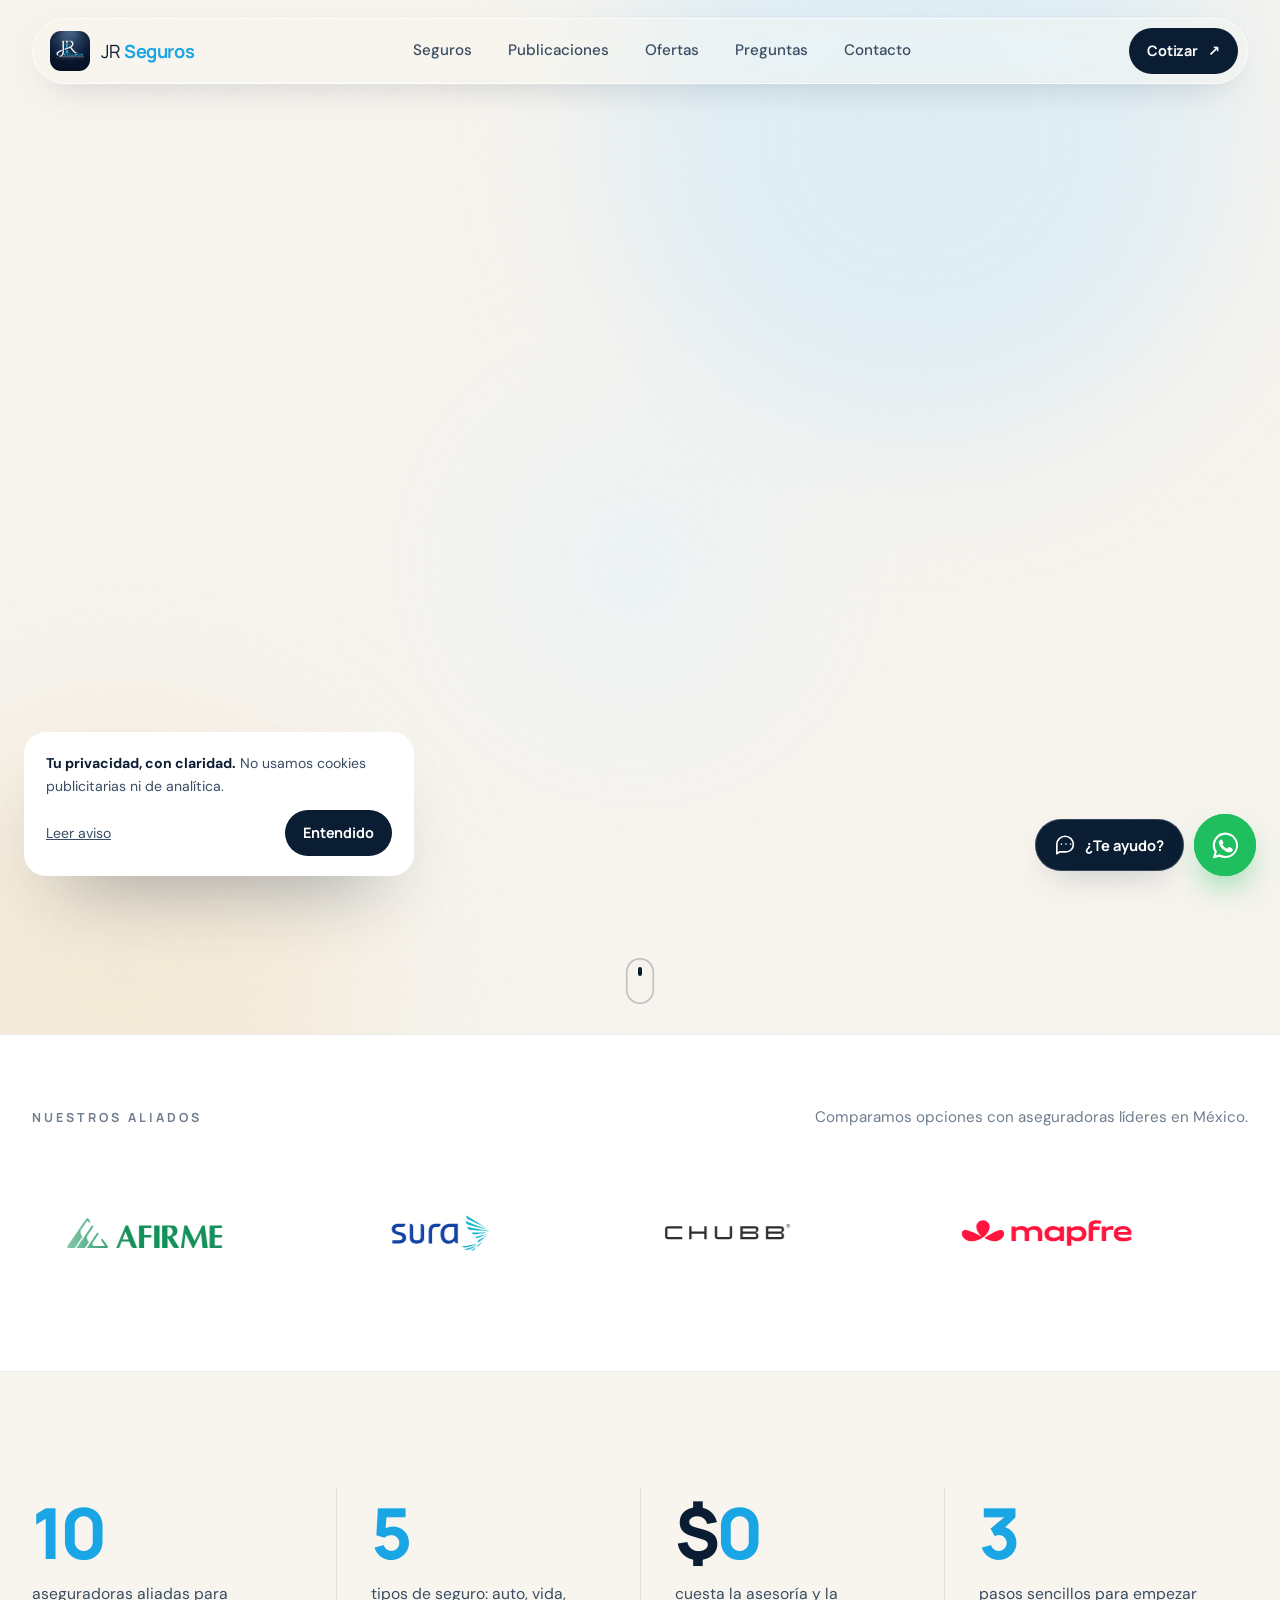
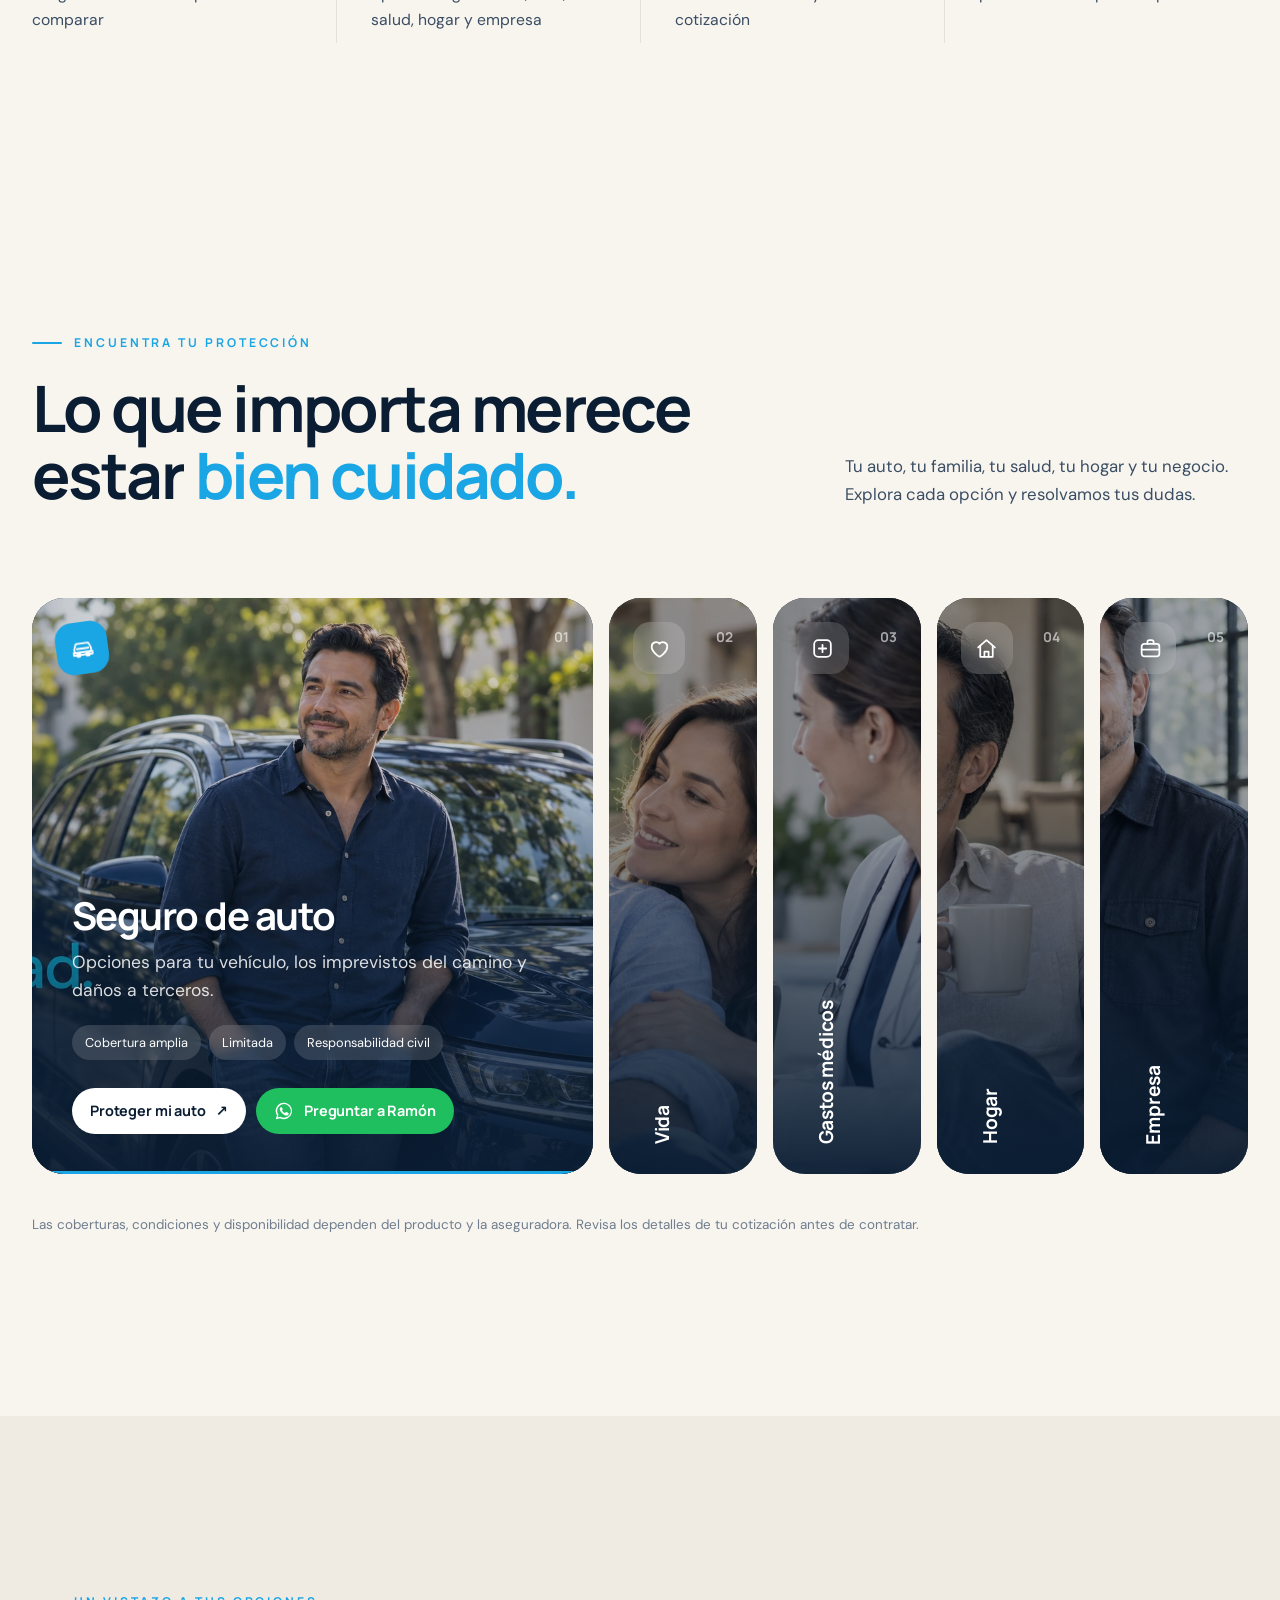
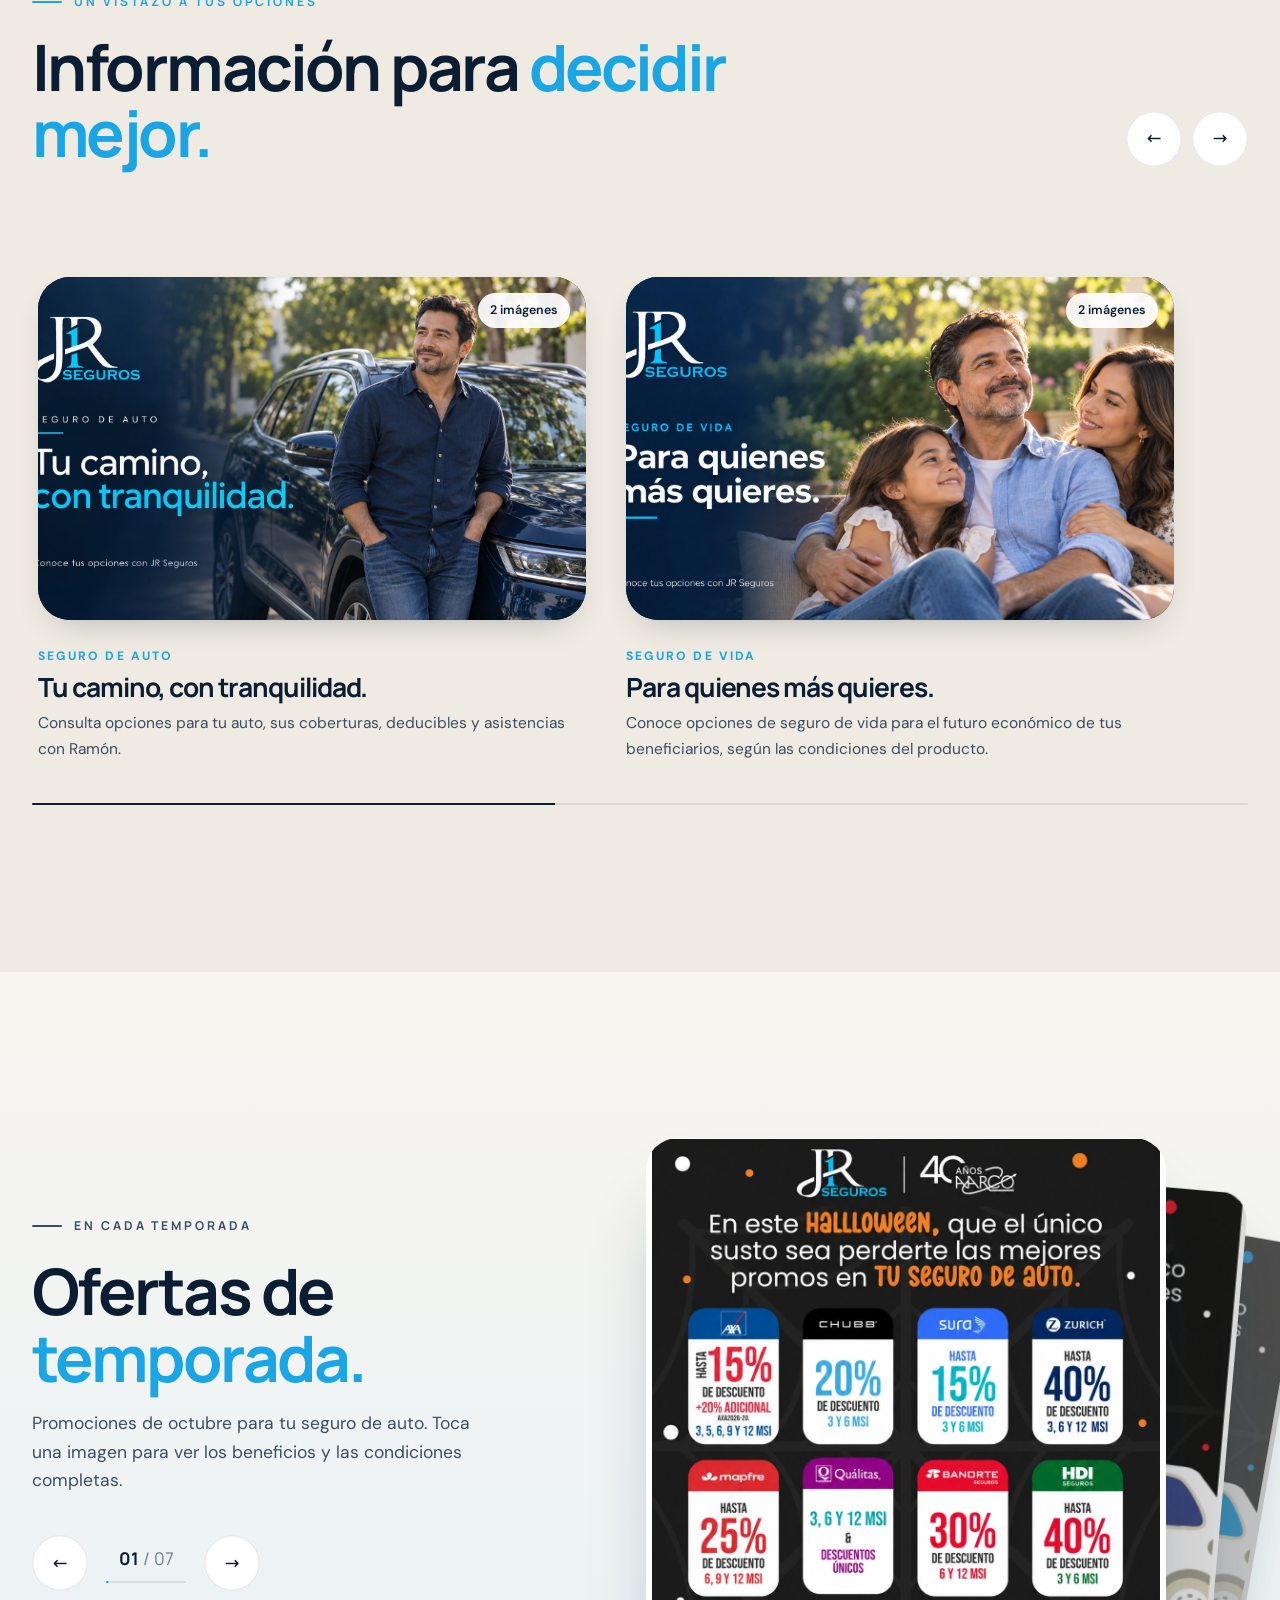
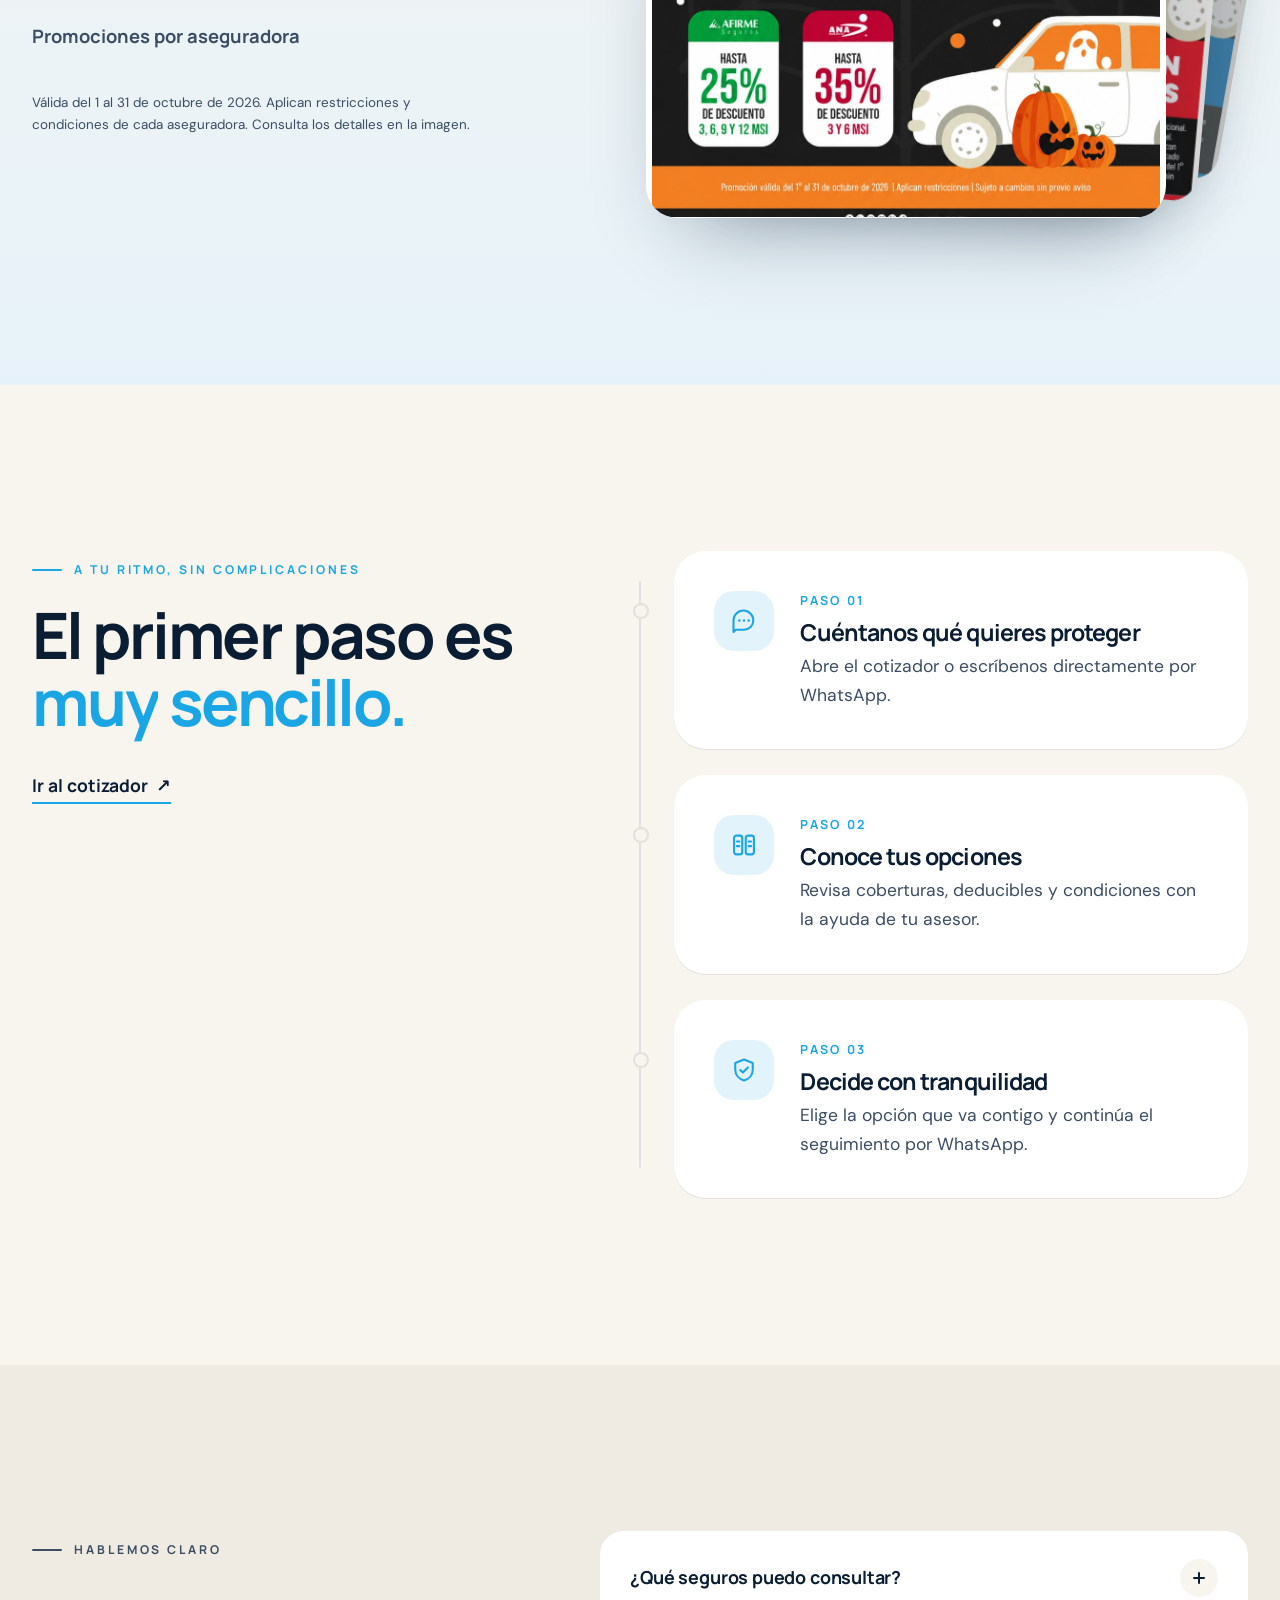
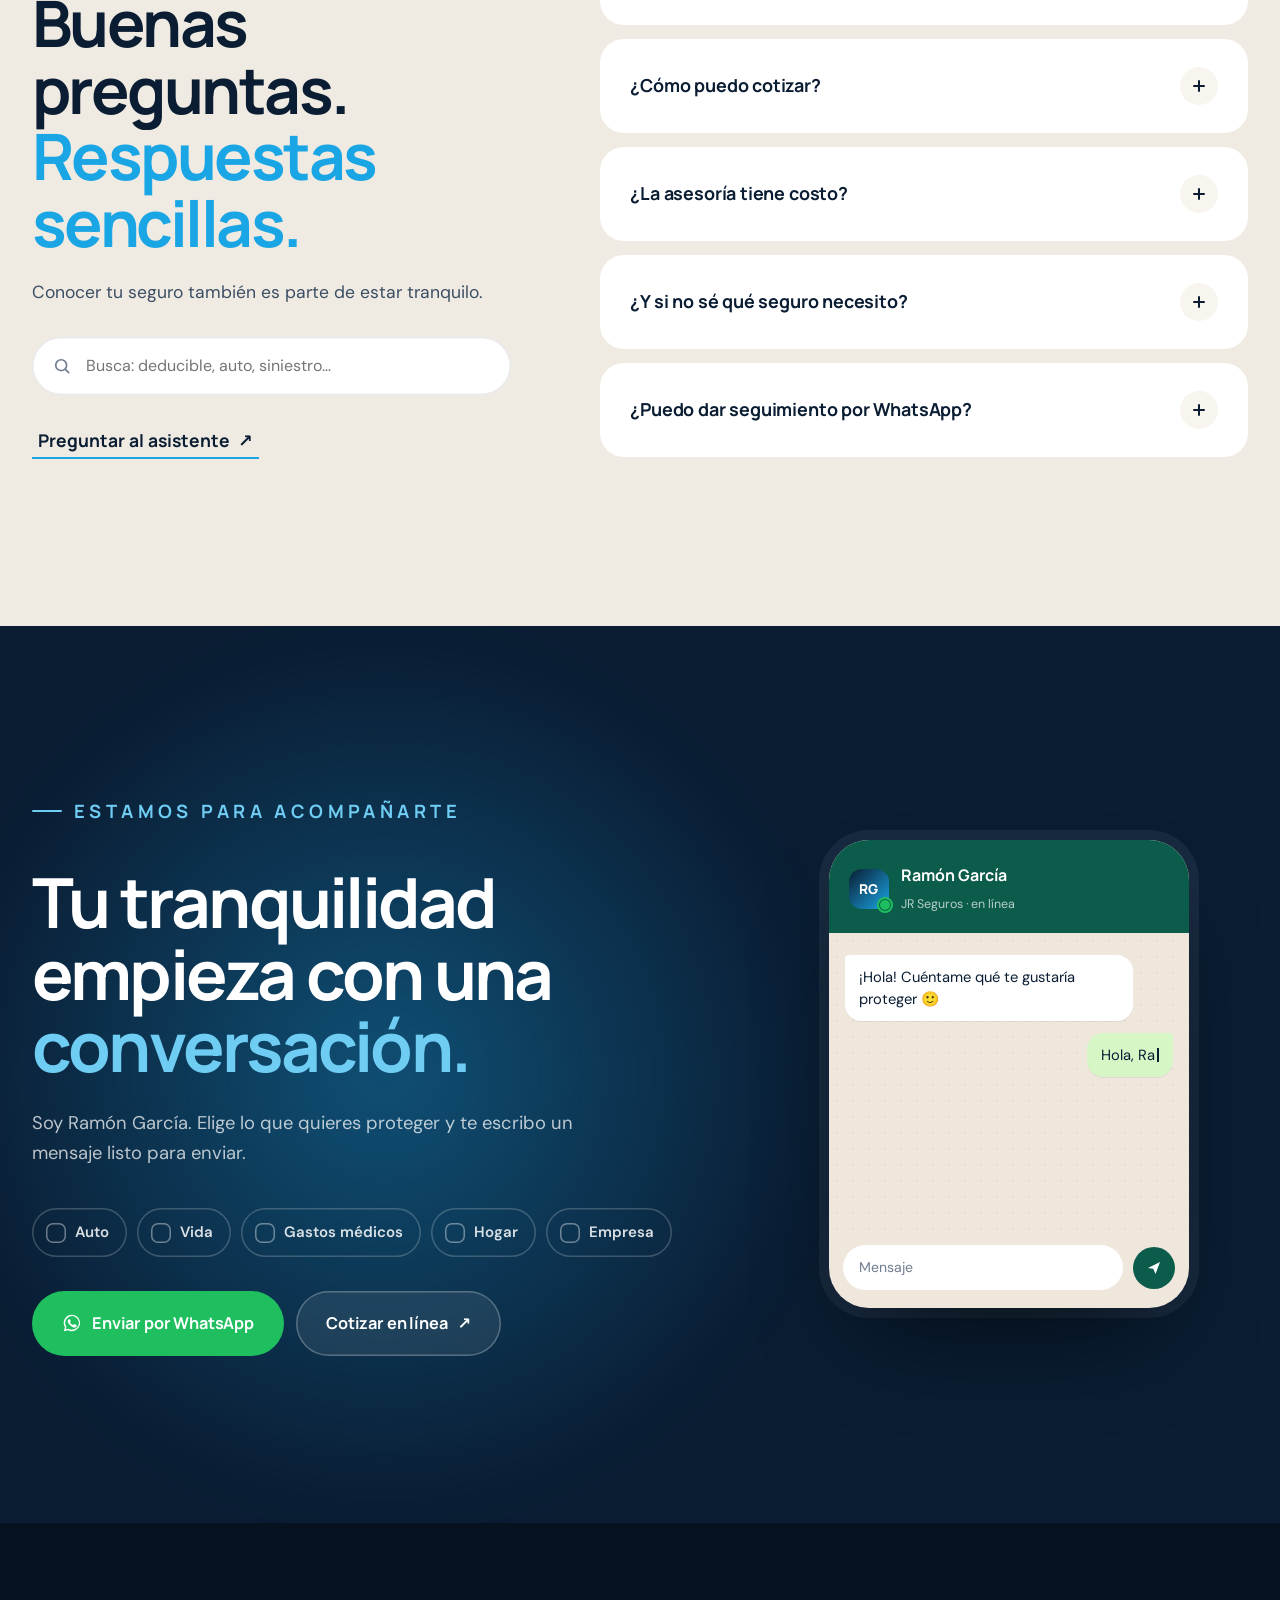
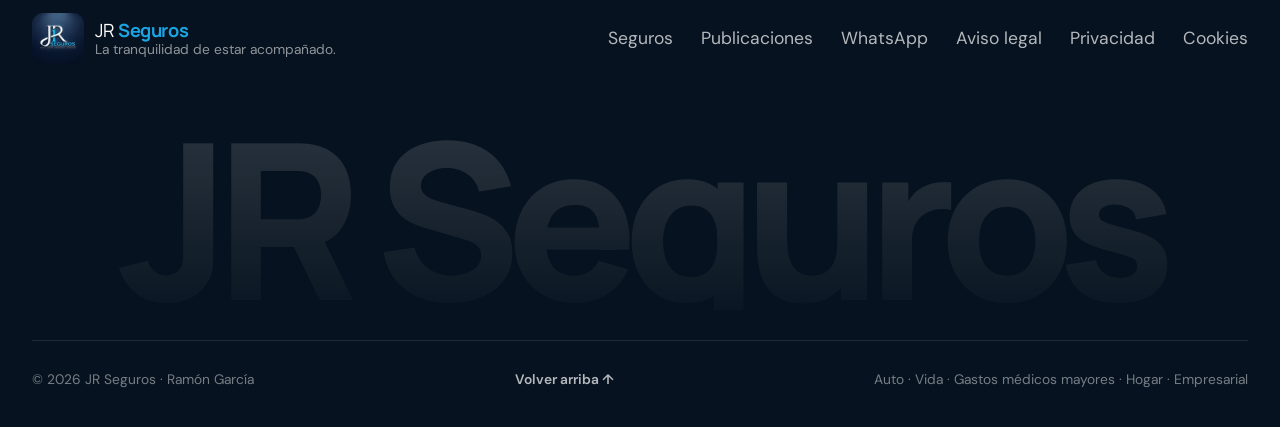
<file: index.html>
<!doctype html>
<html lang="es-MX">
<head>
  <meta charset="utf-8" />
  <meta name="viewport" content="width=device-width, initial-scale=1" />
  <meta name="theme-color" content="#0a1d33" />
  <meta name="description" content="JR Seguros: seguro de auto, vida, gastos médicos mayores, hogar y empresarial. Cotiza y recibe atención personal de Ramón García por WhatsApp." />
  <title>JR Seguros | Seguros de auto, vida, salud, hogar y empresa</title>
  <link rel="canonical" href="https://jrseguros.com.mx/" />
  <meta property="og:type" content="website" />
  <meta property="og:locale" content="es_MX" />
  <meta property="og:site_name" content="JR Seguros" />
  <meta property="og:title" content="JR Seguros | Cotiza y protege lo que más importa" />
  <meta property="og:description" content="Seguros de auto, vida, gastos médicos mayores, hogar y empresarial. Cotiza en línea y recibe atención de Ramón García." />
  <meta property="og:url" content="https://jrseguros.com.mx/" />
  <meta property="og:image" content="https://jrseguros.com.mx/assets/images/logo-minimalista.jpg" />
  <meta property="og:image:alt" content="Logo de JR Seguros" />
  <meta name="twitter:card" content="summary" />
  <meta name="twitter:title" content="JR Seguros" />
  <meta name="twitter:description" content="Cotiza tu seguro y recibe asesoría de Ramón García." />
  <meta name="twitter:image" content="https://jrseguros.com.mx/assets/images/logo-minimalista.jpg" />
  <script type="application/ld+json">
    {
      "@context": "https://schema.org",
      "@graph": [
        { "@type": "WebSite", "@id": "https://jrseguros.com.mx/#website", "url": "https://jrseguros.com.mx/", "name": "JR Seguros", "alternateName": "JRSeguros", "inLanguage": "es-MX", "publisher": { "@id": "https://jrseguros.com.mx/#organization" } },
        { "@type": "Organization", "@id": "https://jrseguros.com.mx/#organization", "name": "JR Seguros", "url": "https://jrseguros.com.mx/", "logo": "https://jrseguros.com.mx/assets/images/logo-minimalista.jpg", "telephone": "+524774909866" }
      ]
    }
  </script>
  <link rel="icon" href="/favicon.png" type="image/png" sizes="128x128" />
  <link rel="icon" href="/favicon.ico" sizes="any" />
  <link rel="apple-touch-icon" href="/favicon.png" />
  <link rel="preload" href="assets/fonts/manrope-latin.woff2" as="font" type="font/woff2" crossorigin />
  <link rel="preload" href="assets/fonts/dm-sans-latin.woff2" as="font" type="font/woff2" crossorigin />
  <link rel="preload" href="assets/images/optimized/portada-patrimonio.webp" as="image" />
  <link rel="stylesheet" href="css/estilo.css?v=carga-20261118" />
  <script src="js/contenido.js?v=carga-20261118" defer></script>
  <script src="js/conocimiento.js?v=carga-20261118" defer></script>
  <script src="js/datos.js?v=carga-20261118" defer></script>
  <script src="js/main.js?v=carga-20261118" defer></script>
</head>
<body>
  <!-- Pantalla de entrada -->
  <div class="loader" id="loader" aria-hidden="true">
    <div class="ld-cols"><i></i><i></i><i></i><i></i><i></i></div>
    <div class="ld-stage">
      <div class="ld-orb">
        <span class="ld-halo"></span>
        <svg class="ld-ring" viewBox="0 0 120 120">
          <defs><linearGradient id="ld-grad" x1="0" y1="0" x2="1" y2="1"><stop offset="0" stop-color="#6fcdf4" /><stop offset="1" stop-color="#1aa5e4" /></linearGradient></defs>
          <circle class="ld-track" cx="60" cy="60" r="54" />
          <circle class="ld-prog" id="ld-prog" cx="60" cy="60" r="54" />
        </svg>
        <span class="ld-spin" id="ld-spin"><i></i></span>
        <span class="ld-wave"></span>
        <img class="ld-logo" src="assets/images/optimized/logo-minimalista.webp" alt="" width="96" height="96" />
      </div>
      <p class="ld-brand"><span>J</span><span>R</span><span class="sp"></span><span>S</span><span>E</span><span>G</span><span>U</span><span>R</span><span>O</span><span>S</span></p>
      <p class="ld-tag">La tranquilidad de estar acompañado.</p>
    </div>
    <div class="ld-foot">
      <span class="ld-bar"><i id="ld-bar"></i></span>
      <span class="ld-pct"><b id="loader-count">0</b>%</span>
    </div>
  </div>

  <!-- Cursor suave (solo escritorio) -->
  <div class="cursor" id="cursor" aria-hidden="true"><span class="cursor-label" id="cursor-label"></span></div>

  <div class="scroll-progress" aria-hidden="true"><i id="scroll-bar"></i></div>

  <header class="header" id="header">
    <div class="wrap nav">
      <a class="brand" href="#inicio" aria-label="JR Seguros, inicio">
        <img src="assets/images/optimized/logo-minimalista.webp" alt="" width="40" height="40" />
        <span>JR <b>Seguros</b></span>
      </a>
      <nav class="menu" id="menu" aria-label="Navegación principal">
        <span class="menu-pill" id="menu-pill" aria-hidden="true"></span>
        <a href="#seguros">Seguros</a>
        <a href="#publicaciones">Publicaciones</a>
        <a href="#ofertas">Ofertas</a>
        <a href="#preguntas">Preguntas</a>
        <a href="#contacto">Contacto</a>
        <div class="menu-foot">
          <a class="btn btn-wa" data-whatsapp href="https://wa.me/524774909866" target="_blank" rel="noopener noreferrer"><svg class="ico" viewBox="0 0 24 24" aria-hidden="true"><use href="#i-wa" /></svg>WhatsApp</a>
          <a class="btn btn-primary" data-cotizar href="cotizar.html" target="_blank" rel="noopener noreferrer">Cotizar <span class="arrow">↗</span></a>
        </div>
      </nav>
      <div class="nav-actions">
        <a class="btn btn-sm btn-primary magnetic" data-cotizar href="cotizar.html" target="_blank" rel="noopener noreferrer">Cotizar <span class="arrow">↗</span></a>
        <button class="burger" id="burger" aria-label="Abrir menú" aria-controls="menu" aria-expanded="false"><i></i><i></i></button>
      </div>
    </div>
  </header>

  <main id="inicio">
    <!-- HERO -->
    <section class="hero" id="hero">
      <div class="hero-bg" aria-hidden="true">
        <span class="blob b1"></span><span class="blob b2"></span><span class="blob b3"></span>
        <div class="grain"></div>
      </div>
      <div class="wrap hero-grid">
        <div class="hero-copy">
          <p class="eyebrow hero-in" style="--d:.1s">Tu vida · Lo que más importa</p>
          <h1 class="hero-title" data-split>Lo que más quieres, <em>seguro.</em></h1>
          <p class="hero-lead hero-in" style="--d:.65s">Cuida de tu familia, tu patrimonio y tus planes. Te ayudamos a encontrar la protección que va contigo.</p>

          <div class="picker hero-in" style="--d:.8s">
            <p class="picker-label" id="picker-label">¿Qué quieres proteger?</p>
            <div class="picker-chips" id="picker" role="tablist" aria-labelledby="picker-label"></div>
          </div>

          <div class="hero-actions hero-in" style="--d:.95s">
            <a class="btn btn-primary btn-lg magnetic" id="hero-cta" data-cotizar href="cotizar.html" target="_blank" rel="noopener noreferrer" data-cursor="Cotizar"><span id="hero-cta-text">Cotizar mi seguro</span> <span class="arrow">↗</span></a>
            <a class="btn btn-ghost btn-lg magnetic" id="hero-wa" data-whatsapp href="https://wa.me/524774909866" target="_blank" rel="noopener noreferrer" data-cursor="Escribir">
              <svg class="ico" viewBox="0 0 24 24" aria-hidden="true"><use href="#i-wa" /></svg>Hablar con un asesor
            </a>
          </div>
          <p class="hero-note hero-in" style="--d:1.05s"><svg viewBox="0 0 24 24" aria-hidden="true"><use href="#i-check" /></svg>Asesoría personal · Sin compromiso</p>
        </div>

        <div class="hero-visual" id="hero-visual">
          <div class="hero-photo" id="hero-photo">
            <div class="hero-photo-inner" data-speed="0.06">
              <img class="hero-img is-on" style="object-position:30% center" src="assets/images/optimized/portada-patrimonio.webp" alt="Casa moderna con auto: tu patrimonio protegido" width="1448" height="1086" fetchpriority="high" />
            </div>
            <div class="hero-caption" id="hero-caption" aria-live="polite">
              <small>Estás viendo</small>
              <strong id="hero-cap-title">Tu patrimonio</strong>
              <span id="hero-cap-text">Auto, vida, salud, hogar y negocio</span>
            </div>
          </div>
          <div class="float-card advisor" data-depth="18">
            <span class="avatar">RG<i class="online"></i></span>
            <div><strong>Ramón García</strong><small>Tu asesor de seguros</small></div>
          </div>
          <div class="float-card mini-stat" data-depth="30">
            <svg viewBox="0 0 24 24" aria-hidden="true"><use href="#i-shield" /></svg>
            <div><strong>10 aseguradoras</strong><small>para comparar opciones</small></div>
          </div>
        </div>
      </div>
      <a class="scroll-cue" href="#aliados" aria-label="Bajar"><span></span></a>
    </section>

    <!-- ALIADOS -->
    <section class="allies" id="aliados" aria-labelledby="allies-title">
      <div class="wrap allies-head">
        <h2 id="allies-title" class="allies-title">Nuestros aliados</h2>
        <p>Comparamos opciones con aseguradoras líderes en México.</p>
      </div>
      <div class="marquee" id="marquee" data-cursor="Aliados">
        <ul class="marquee-track" id="allies-track"></ul>
      </div>
    </section>

    <!-- CIFRAS -->
    <section class="stats" aria-label="JR Seguros en cifras">
      <div class="wrap stats-grid">
        <div class="stat" data-anim="up"><b><span data-count="10">0</span></b><p>aseguradoras aliadas para comparar</p></div>
        <div class="stat" data-anim="up" style="--d:.1s"><b><span data-count="5">0</span></b><p>tipos de seguro: auto, vida, salud, hogar y empresa</p></div>
        <div class="stat" data-anim="up" style="--d:.2s"><b>$<span data-count="0">0</span></b><p>cuesta la asesoría y la cotización</p></div>
        <div class="stat" data-anim="up" style="--d:.3s"><b><span data-count="3">0</span></b><p>pasos sencillos para empezar</p></div>
      </div>
    </section>

    <!-- SEGUROS -->
    <section class="section" id="seguros">
      <div class="wrap">
        <header class="sec-head">
          <div>
            <p class="eyebrow" data-anim="fade">Encuentra tu protección</p>
            <h2 data-split>Lo que importa merece estar <em>bien cuidado.</em></h2>
          </div>
          <p data-anim="up" style="--d:.15s">Tu auto, tu familia, tu salud, tu hogar y tu negocio. Explora cada opción y resolvamos tus dudas.</p>
        </header>
        <div class="panels" id="panels" role="list"></div>
        <p class="fine" data-anim="fade">Las coberturas, condiciones y disponibilidad dependen del producto y la aseguradora. Revisa los detalles de tu cotización antes de contratar.</p>
      </div>
    </section>

    <!-- PUBLICACIONES -->
    <section class="section soft" id="publicaciones">
      <div class="wrap">
        <header class="sec-head">
          <div>
            <p class="eyebrow" data-anim="fade">Un vistazo a tus opciones</p>
            <h2 data-split>Información para <em>decidir mejor.</em></h2>
          </div>
          <div class="rail-controls" data-anim="up">
            <button class="round" data-rail="pubs" data-dir="-1" aria-label="Anterior">←</button>
            <button class="round" data-rail="pubs" data-dir="1" aria-label="Siguiente">→</button>
          </div>
        </header>
      </div>
      <div class="rail" id="pubs" tabindex="0" aria-label="Publicaciones" data-cursor="Arrastra"></div>
      <div class="wrap"><div class="rail-progress"><i id="pubs-progress"></i></div></div>
    </section>

    <!-- OFERTAS -->
    <section class="section offers" id="ofertas">
      <div class="wrap offers-grid">
        <div class="offers-copy">
          <p class="eyebrow" data-anim="fade">En cada temporada</p>
          <h2 data-split>Ofertas de <em>temporada.</em></h2>
          <p data-anim="up" id="offers-desc"></p>
          <div class="offers-nav" data-anim="up">
            <button class="round" id="off-prev" aria-label="Oferta anterior">←</button>
            <div class="counter">
              <span><b id="off-i">01</b> / <span id="off-n">07</span></span>
              <span class="off-timer"><i id="off-timer"></i></span>
            </div>
            <button class="round" id="off-next" aria-label="Oferta siguiente">→</button>
          </div>
          <p class="off-title" id="off-title" aria-live="polite"></p>
          <p class="fine" id="offers-note"></p>
        </div>
        <div class="deck" id="deck" aria-roledescription="carrusel" aria-label="Ofertas de temporada" data-cursor="Ver"></div>
      </div>
    </section>

    <!-- PROCESO -->
    <section class="section" id="proceso">
      <div class="wrap process">
        <div class="process-head">
          <p class="eyebrow" data-anim="fade">A tu ritmo, sin complicaciones</p>
          <h2 data-split>El primer paso es <em>muy sencillo.</em></h2>
          <a class="link-arrow" data-cotizar href="cotizar.html" target="_blank" rel="noopener noreferrer" data-anim="up">Ir al cotizador <span class="arrow">↗</span></a>
        </div>
        <ol class="steps" id="steps">
          <span class="steps-line" aria-hidden="true"><i id="steps-line"></i></span>
          <li data-anim="up"><span class="step-ico"><svg viewBox="0 0 24 24" aria-hidden="true"><use href="#i-chat" /></svg></span><div><span class="num">Paso 01</span><h3>Cuéntanos qué quieres proteger</h3><p>Abre el cotizador o escríbenos directamente por WhatsApp.</p></div></li>
          <li data-anim="up"><span class="step-ico"><svg viewBox="0 0 24 24" aria-hidden="true"><use href="#i-compare" /></svg></span><div><span class="num">Paso 02</span><h3>Conoce tus opciones</h3><p>Revisa coberturas, deducibles y condiciones con la ayuda de tu asesor.</p></div></li>
          <li data-anim="up"><span class="step-ico"><svg viewBox="0 0 24 24" aria-hidden="true"><use href="#i-shield" /></svg></span><div><span class="num">Paso 03</span><h3>Decide con tranquilidad</h3><p>Elige la opción que va contigo y continúa el seguimiento por WhatsApp.</p></div></li>
        </ol>
      </div>
    </section>

    <!-- FAQ -->
    <section class="section soft" id="preguntas">
      <div class="wrap faq">
        <div class="faq-head">
          <p class="eyebrow" data-anim="fade">Hablemos claro</p>
          <h2 data-split>Buenas preguntas. <em>Respuestas sencillas.</em></h2>
          <p data-anim="up">Conocer tu seguro también es parte de estar tranquilo.</p>
          <label class="faq-search" data-anim="up">
            <svg viewBox="0 0 24 24" aria-hidden="true"><circle cx="11" cy="11" r="6.5" fill="none" stroke="currentColor" stroke-width="2"/><path d="m16 16 4 4" stroke="currentColor" stroke-width="2" stroke-linecap="round"/></svg>
            <span class="sr">Buscar en preguntas</span>
            <input id="faq-q" type="search" placeholder="Busca: deducible, auto, siniestro…" autocomplete="off" />
          </label>
          <button class="link-arrow" data-open-chat data-anim="up">Preguntar al asistente <span class="arrow">↗</span></button>
        </div>
        <div>
          <div class="faq-list" id="faq-list"></div>
          <div class="faq-empty" id="faq-empty" hidden>
            <p>No encontramos esa pregunta.</p>
            <button class="btn btn-sm btn-primary" data-open-chat>Pregúntale al asistente</button>
          </div>
        </div>
      </div>
    </section>

    <!-- CONTACTO -->
    <section class="contact" id="contacto">
      <div class="contact-glow" aria-hidden="true"></div>
      <div class="wrap contact-grid">
        <div class="contact-copy">
          <p class="eyebrow light" data-anim="fade">Estamos para acompañarte</p>
          <h2 data-split>Tu tranquilidad empieza con una <em>conversación.</em></h2>
          <p data-anim="up">Soy Ramón García. Elige lo que quieres proteger y te escribo un mensaje listo para enviar.</p>
          <div class="builder" data-anim="up">
            <div class="builder-chips" id="builder" role="group" aria-label="Seguros que te interesan"></div>
            <div class="contact-actions">
              <a class="btn btn-wa btn-lg magnetic" id="builder-wa" data-whatsapp href="https://wa.me/524774909866" target="_blank" rel="noopener noreferrer"><svg class="ico" viewBox="0 0 24 24" aria-hidden="true"><use href="#i-wa" /></svg>Enviar por WhatsApp</a>
              <a class="btn btn-light btn-lg magnetic" data-cotizar href="cotizar.html" target="_blank" rel="noopener noreferrer">Cotizar en línea <span class="arrow">↗</span></a>
            </div>
          </div>
        </div>
        <div class="phone" data-anim="up" style="--d:.2s" aria-label="Vista previa del mensaje de WhatsApp">
          <div class="phone-top">
            <span class="avatar sm">RG<i class="online"></i></span>
            <div><strong>Ramón García</strong><small>JR Seguros · en línea</small></div>
          </div>
          <div class="phone-body">
            <div class="bubble in">¡Hola! Cuéntame qué te gustaría proteger 🙂</div>
            <div class="bubble out" id="bubble-out"><span id="bubble-text"></span><i class="caret"></i></div>
          </div>
          <div class="phone-foot"><span>Mensaje</span><i><svg viewBox="0 0 24 24" aria-hidden="true"><path d="M4 12 20 4l-6 16-3-7-7-1Z" fill="currentColor"/></svg></i></div>
        </div>
      </div>
    </section>
  </main>

  <footer class="footer">
    <div class="wrap foot-main">
      <a class="brand light" href="#inicio">
        <img src="assets/images/optimized/logo-minimalista.webp" alt="Logo JR Seguros" width="52" height="52" />
        <span>JR <b>Seguros</b><small>La tranquilidad de estar acompañado.</small></span>
      </a>
      <nav class="foot-links" aria-label="Pie de página">
        <a href="#seguros">Seguros</a>
        <a href="#publicaciones">Publicaciones</a>
        <a data-whatsapp href="https://wa.me/524774909866" target="_blank" rel="noopener noreferrer">WhatsApp</a>
        <a href="/aviso-legal.html">Aviso legal</a>
        <a href="/privacidad.html">Privacidad</a>
        <a href="/cookies.html">Cookies</a>
      </nav>
    </div>
    <p class="foot-word" aria-hidden="true" id="foot-word">JR Seguros</p>
    <div class="wrap foot-bottom">
      <span>© <span id="year">2026</span> JR Seguros · Ramón García</span>
      <button class="to-top" id="to-top">Volver arriba ↑</button>
      <span>Auto · Vida · Gastos médicos mayores · Hogar · Empresarial</span>
    </div>
  </footer>

  <!-- Botones flotantes -->
  <div class="floating" id="floating">
    <button class="chat-btn" id="chat-btn" aria-label="Abrir asistente de JR Seguros" aria-controls="chat" aria-expanded="false">
      <svg viewBox="0 0 24 24" aria-hidden="true"><path d="M20 11.5a8 8 0 0 1-8 8H5l-3 2v-10a9 9 0 0 1 18 0Z" /><path d="M7 11h.01M12 11h.01M17 11h.01" /></svg>
      <span>¿Te ayudo?</span>
    </button>
    <a class="wa-btn" data-whatsapp href="https://wa.me/524774909866" target="_blank" rel="noopener noreferrer" aria-label="Contactar a JR Seguros por WhatsApp">
      <svg viewBox="0 0 24 24" aria-hidden="true"><use href="#i-wa" /></svg>
      <span class="wa-tip">¿Hablamos?</span>
    </a>
  </div>

  <!-- Asistente -->
  <section class="chat" id="chat" role="dialog" aria-labelledby="chat-title" aria-hidden="true">
    <header class="chat-head">
      <span class="avatar sm">JR<i class="online"></i></span>
      <div><h2 id="chat-title">Asistente JR</h2><small>Guía de preguntas frecuentes</small></div>
      <button class="x" id="chat-close" aria-label="Cerrar asistente">✕</button>
    </header>
    <div class="chat-body" id="chat-body" role="log" aria-live="polite" data-native-scroll></div>
    <div class="chat-sugs" id="chat-sugs"></div>
    <a class="chat-human" data-whatsapp href="https://wa.me/524774909866" target="_blank" rel="noopener noreferrer">Hablar con Ramón por WhatsApp ↗</a>
    <form class="chat-form" id="chat-form">
      <label class="sr" for="chat-input">Tu pregunta</label>
      <input id="chat-input" placeholder="Escribe tu pregunta…" maxlength="500" autocomplete="off" required />
      <button type="submit" aria-label="Enviar pregunta">↑</button>
    </form>
    <p class="chat-note">Respuestas automáticas. No compartas datos sensibles.</p>
  </section>

  <!-- Visor de imágenes -->
  <div class="lightbox" id="lightbox" role="dialog" aria-modal="true" aria-labelledby="lb-title" aria-hidden="true">
    <div class="lb-card">
      <header class="lb-head">
        <div><small id="lb-cat"></small><h2 id="lb-title"></h2></div>
        <span class="lb-count" id="lb-count"></span>
        <button class="x" id="lb-close" aria-label="Cerrar">✕</button>
      </header>
      <div class="lb-stage">
        <button class="round lb-nav" id="lb-prev" aria-label="Imagen anterior">←</button>
        <img id="lb-img" alt="" />
        <button class="round lb-nav" id="lb-next" aria-label="Imagen siguiente">→</button>
      </div>
      <footer class="lb-foot">
        <p id="lb-desc"></p>
        <a class="btn btn-wa btn-sm" id="lb-wa" target="_blank" rel="noopener noreferrer"><svg class="ico" viewBox="0 0 24 24" aria-hidden="true"><use href="#i-wa" /></svg>Me interesa</a>
      </footer>
    </div>
  </div>

  <aside class="cookie" id="cookie" hidden>
    <p><strong>Tu privacidad, con claridad.</strong> No usamos cookies publicitarias ni de analítica.</p>
    <div><a href="/cookies.html">Leer aviso</a><button id="cookie-ok" class="btn btn-sm btn-primary">Entendido</button></div>
  </aside>

  <!-- Íconos -->
  <svg width="0" height="0" style="position:absolute" aria-hidden="true">
    <symbol id="i-wa" viewBox="0 0 24 24"><path fill="currentColor" d="M12.04 2a9.9 9.9 0 0 0-8.5 15l-1.4 5 5.1-1.3A9.9 9.9 0 1 0 12.04 2Zm0 18.1a8.2 8.2 0 0 1-4.2-1.1l-.3-.2-3 .8.8-3-.2-.3a8.2 8.2 0 1 1 6.9 3.8Zm4.5-6.1c-.2-.1-1.5-.7-1.7-.8-.2-.1-.4-.1-.6.1l-.8 1c-.1.2-.3.2-.5.1a6.7 6.7 0 0 1-3.3-2.9c-.3-.4.2-.4.7-1.4.1-.2 0-.3 0-.4l-.8-1.8c-.2-.5-.4-.4-.6-.4h-.5a1 1 0 0 0-.7.3 3 3 0 0 0-.9 2.2 5.2 5.2 0 0 0 1.1 2.7 11.8 11.8 0 0 0 4.5 4c1.7.7 2.3.8 3.2.6a2.7 2.7 0 0 0 1.8-1.2 2.2 2.2 0 0 0 .1-1.3c0-.1-.2-.2-.4-.3Z"/></symbol>
    <symbol id="i-check" viewBox="0 0 24 24"><path fill="none" stroke="currentColor" stroke-width="2.4" stroke-linecap="round" stroke-linejoin="round" d="m5 12.5 4.5 4.5L19 7.5"/></symbol>
    <symbol id="i-shield" viewBox="0 0 24 24"><path fill="none" stroke="currentColor" stroke-width="1.8" stroke-linejoin="round" d="M12 3 4.5 6v5.5c0 4.6 3.1 8.3 7.5 9.5 4.4-1.2 7.5-4.9 7.5-9.5V6L12 3Z"/><path fill="none" stroke="currentColor" stroke-width="1.8" stroke-linecap="round" stroke-linejoin="round" d="m8.8 12 2.2 2.2 4.3-4.4"/></symbol>
    <symbol id="i-chat" viewBox="0 0 24 24"><path fill="none" stroke="currentColor" stroke-width="1.8" stroke-linejoin="round" d="M20 11.5a8 8 0 0 1-8 8H5l-2 2v-10a8.5 8.5 0 0 1 17 0Z"/><path stroke="currentColor" stroke-width="2.2" stroke-linecap="round" d="M8 11.5h.01M12 11.5h.01M16 11.5h.01"/></symbol>
    <symbol id="i-compare" viewBox="0 0 24 24"><g fill="none" stroke="currentColor" stroke-width="1.8" stroke-linecap="round" stroke-linejoin="round"><rect x="3.5" y="4" width="7" height="16" rx="2"/><rect x="13.5" y="4" width="7" height="16" rx="2"/><path d="M6 9h2M16 9h2M6 13h2M16 13h2"/></g></symbol>
    <symbol id="i-auto" viewBox="0 0 24 24"><g fill="none" stroke="currentColor" stroke-width="1.7" stroke-linecap="round" stroke-linejoin="round"><path d="M4 15.5V12l2-5h12l2 5v3.5"/><path d="M3 15.5h18v2.5H3z"/><circle cx="7.5" cy="18" r="1.6"/><circle cx="16.5" cy="18" r="1.6"/><path d="M6.5 12h11"/></g></symbol>
    <symbol id="i-vida" viewBox="0 0 24 24"><path fill="none" stroke="currentColor" stroke-width="1.7" stroke-linejoin="round" d="M12 20s-7.5-4.4-7.5-10A4.3 4.3 0 0 1 12 7.4 4.3 4.3 0 0 1 19.5 10c0 5.6-7.5 10-7.5 10Z"/></symbol>
    <symbol id="i-gastos-medicos" viewBox="0 0 24 24"><g fill="none" stroke="currentColor" stroke-width="1.7" stroke-linecap="round" stroke-linejoin="round"><rect x="4" y="4" width="16" height="16" rx="4"/><path d="M12 8.5v7M8.5 12h7"/></g></symbol>
    <symbol id="i-hogar" viewBox="0 0 24 24"><g fill="none" stroke="currentColor" stroke-width="1.7" stroke-linecap="round" stroke-linejoin="round"><path d="M4 11 12 4l8 7"/><path d="M6 9.5V20h12V9.5"/><path d="M10 20v-5h4v5"/></g></symbol>
    <symbol id="i-empresarial" viewBox="0 0 24 24"><g fill="none" stroke="currentColor" stroke-width="1.7" stroke-linecap="round" stroke-linejoin="round"><rect x="3.5" y="7.5" width="17" height="12" rx="2.5"/><path d="M9 7.5V6a2 2 0 0 1 2-2h2a2 2 0 0 1 2 2v1.5M3.5 13h17"/></g></symbol>
  </svg>
</body>
</html>
</file>
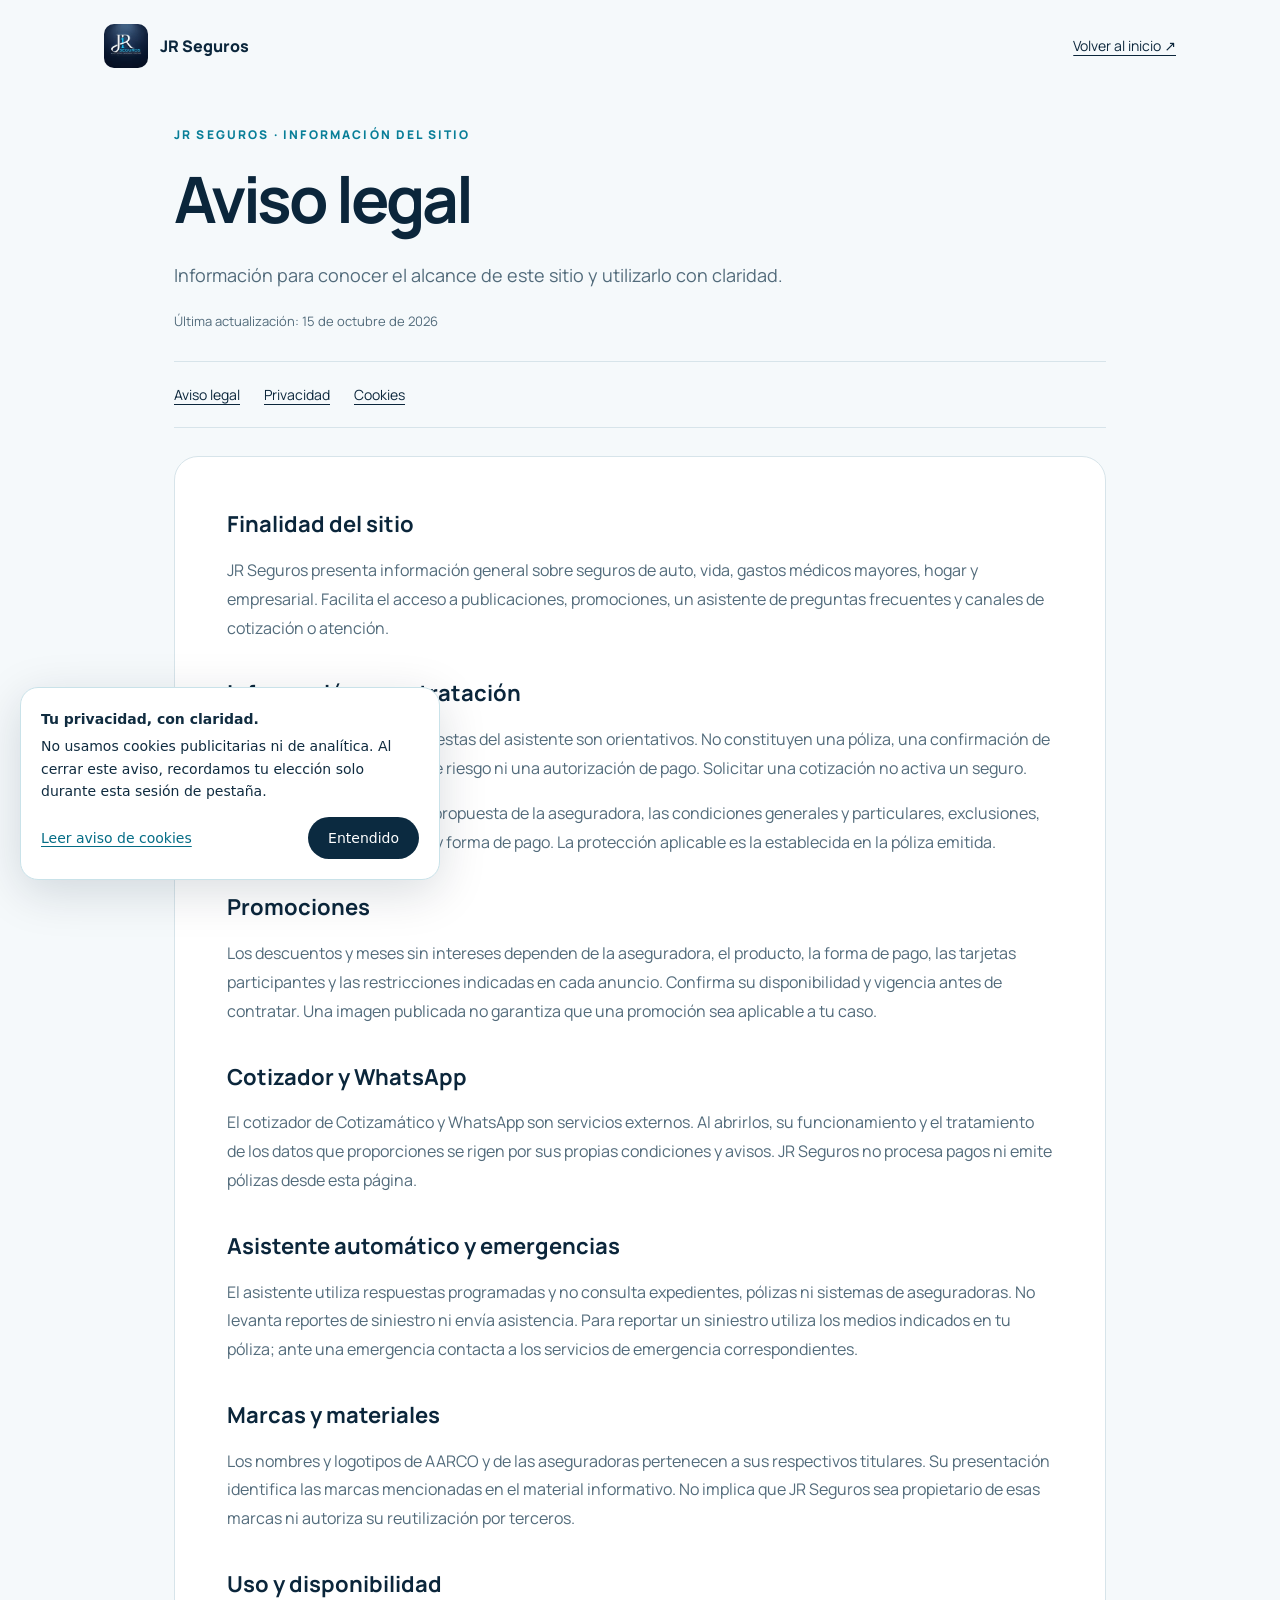
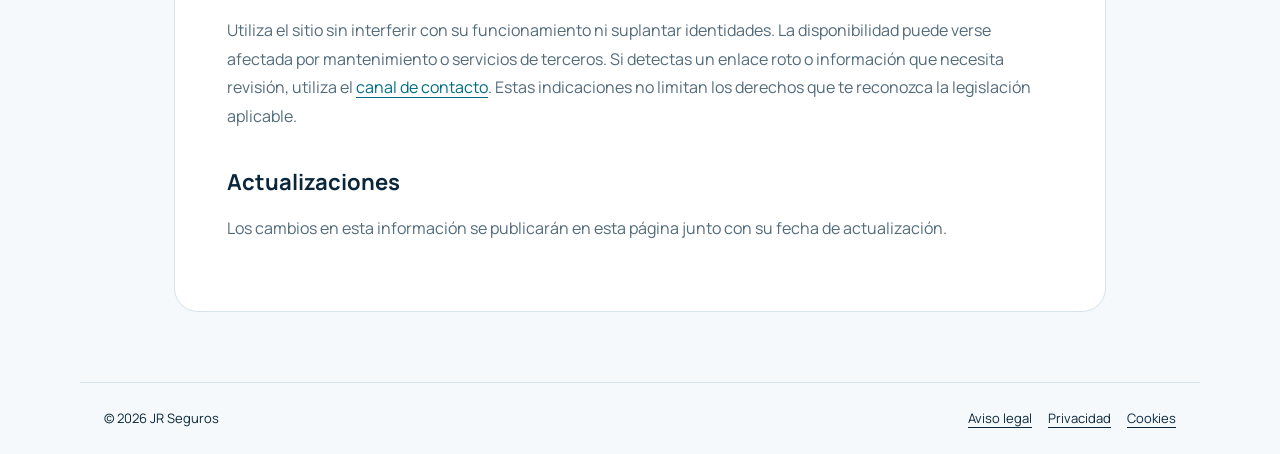
<file: aviso-legal.html>
<!doctype html>
<html lang="es-MX"><head><meta charset="utf-8"><meta name="viewport" content="width=device-width,initial-scale=1"><meta name="theme-color" content="#081a2d"><title>Aviso legal | JR Seguros</title><meta name="description" content="Conoce el alcance de la información, las promociones y los servicios externos enlazados desde JR Seguros."><link rel="canonical" href="https://jrseguros.com.mx/aviso-legal.html"><meta property="og:title" content="Aviso legal | JR Seguros"><meta property="og:description" content="Conoce el alcance de la información, las promociones y los servicios externos enlazados desde JR Seguros."><meta property="og:url" content="https://jrseguros.com.mx/aviso-legal.html"><meta property="og:type" content="website"><meta property="og:site_name" content="JR Seguros"><meta property="og:image" content="https://jrseguros.com.mx/assets/images/logo-minimalista.jpg"><link rel="icon" href="/favicon.png" type="image/png"><link rel="stylesheet" href="/css/legal.css"><link rel="stylesheet" href="/css/cookies.css"><script src="/js/cookies.js" defer></script></head>
<body><header class="legal-header"><a class="legal-brand" href="/"><img src="/assets/images/optimized/logo-minimalista.webp" width="44" height="44" alt="Logo JR Seguros" /><span>JR Seguros</span></a><a class="back-link" href="/">Volver al inicio ↗</a></header><main class="legal-main"><p class="legal-eyebrow">JR Seguros · Información del sitio</p><h1>Aviso legal</h1><p class="legal-lead">Información para conocer el alcance de este sitio y utilizarlo con claridad.</p><p class="legal-date">Última actualización: 15 de octubre de 2026</p><nav class="legal-nav" aria-label="Documentos informativos"><a href="/aviso-legal.html">Aviso legal</a><a href="/privacidad.html">Privacidad</a><a href="/cookies.html">Cookies</a></nav><article class="legal-copy">
<h2>Finalidad del sitio</h2><p>JR Seguros presenta información general sobre seguros de auto, vida, gastos médicos mayores, hogar y empresarial. Facilita el acceso a publicaciones, promociones, un asistente de preguntas frecuentes y canales de cotización o atención.</p>
<h2>Información y contratación</h2><p>Los textos, imágenes y respuestas del asistente son orientativos. No constituyen una póliza, una confirmación de cobertura, una aceptación de riesgo ni una autorización de pago. Solicitar una cotización no activa un seguro.</p><p>Antes de contratar, revisa la propuesta de la aseguradora, las condiciones generales y particulares, exclusiones, deducibles, límites, vigencia y forma de pago. La protección aplicable es la establecida en la póliza emitida.</p>
<h2>Promociones</h2><p>Los descuentos y meses sin intereses dependen de la aseguradora, el producto, la forma de pago, las tarjetas participantes y las restricciones indicadas en cada anuncio. Confirma su disponibilidad y vigencia antes de contratar. Una imagen publicada no garantiza que una promoción sea aplicable a tu caso.</p>
<h2>Cotizador y WhatsApp</h2><p>El cotizador de Cotizamático y WhatsApp son servicios externos. Al abrirlos, su funcionamiento y el tratamiento de los datos que proporciones se rigen por sus propias condiciones y avisos. JR Seguros no procesa pagos ni emite pólizas desde esta página.</p>
<h2>Asistente automático y emergencias</h2><p>El asistente utiliza respuestas programadas y no consulta expedientes, pólizas ni sistemas de aseguradoras. No levanta reportes de siniestro ni envía asistencia. Para reportar un siniestro utiliza los medios indicados en tu póliza; ante una emergencia contacta a los servicios de emergencia correspondientes.</p>
<h2>Marcas y materiales</h2><p>Los nombres y logotipos de AARCO y de las aseguradoras pertenecen a sus respectivos titulares. Su presentación identifica las marcas mencionadas en el material informativo. No implica que JR Seguros sea propietario de esas marcas ni autoriza su reutilización por terceros.</p>
<h2>Uso y disponibilidad</h2><p>Utiliza el sitio sin interferir con su funcionamiento ni suplantar identidades. La disponibilidad puede verse afectada por mantenimiento o servicios de terceros. Si detectas un enlace roto o información que necesita revisión, utiliza el <a href="/#contacto">canal de contacto</a>. Estas indicaciones no limitan los derechos que te reconozca la legislación aplicable.</p>
<h2>Actualizaciones</h2><p>Los cambios en esta información se publicarán en esta página junto con su fecha de actualización.</p></article></main><footer class="legal-footer"><span>© 2026 JR Seguros</span><nav aria-label="Información del sitio"><a href="/aviso-legal.html">Aviso legal</a><a href="/privacidad.html">Privacidad</a><a href="/cookies.html">Cookies</a></nav></footer><aside class="cookie-notice" id="cookie-notice" aria-label="Información sobre cookies" hidden><p><strong>Tu privacidad, con claridad.</strong>No usamos cookies publicitarias ni de analítica. Al cerrar este aviso, recordamos tu elección solo durante esta sesión de pestaña.</p><div class="cookie-actions"><a href="/cookies.html">Leer aviso de cookies</a><button type="button" id="cookie-dismiss">Entendido</button></div></aside></body></html>
</file>
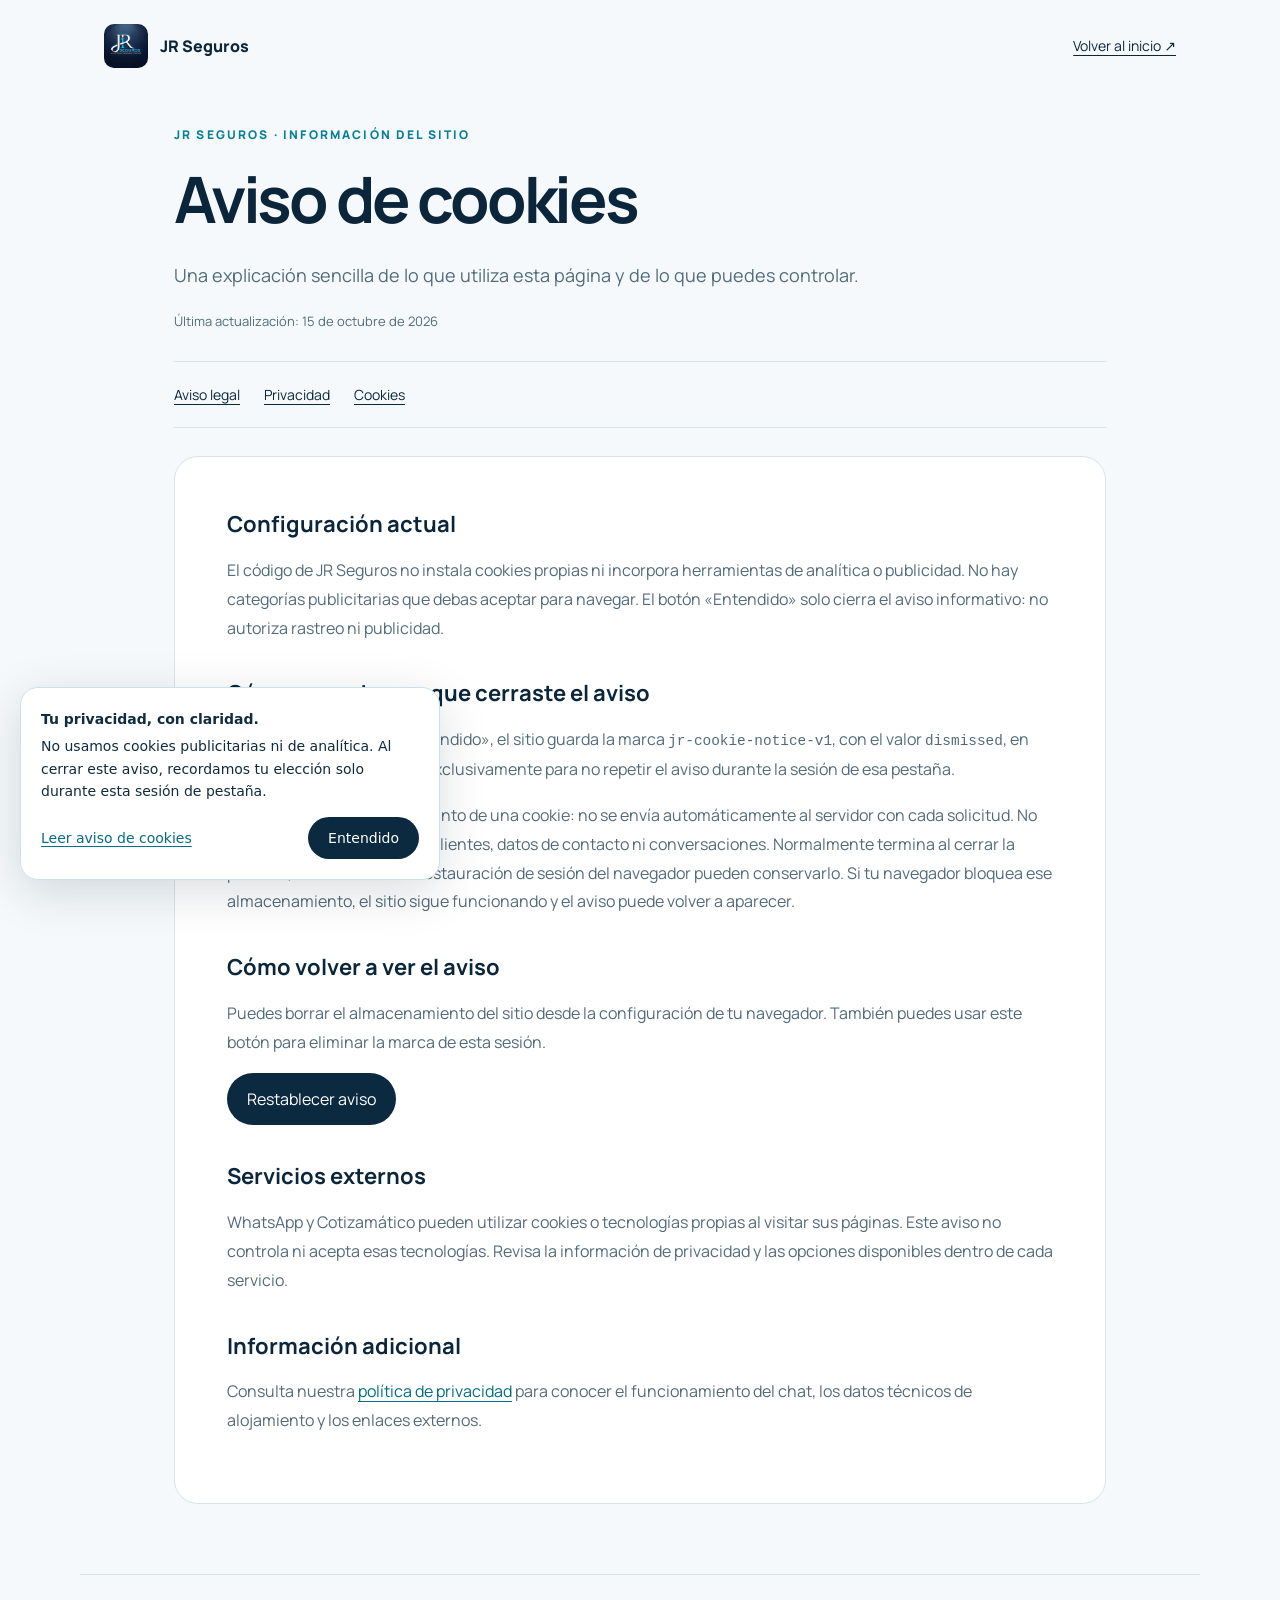
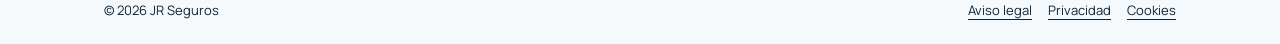
<file: cookies.html>
<!doctype html>
<html lang="es-MX"><head><meta charset="utf-8"><meta name="viewport" content="width=device-width,initial-scale=1"><meta name="theme-color" content="#081a2d"><title>Aviso de cookies | JR Seguros</title><meta name="description" content="JR Seguros no utiliza cookies de publicidad ni analítica. Conoce el almacenamiento de sesión del aviso y los servicios externos."><link rel="canonical" href="https://jrseguros.com.mx/cookies.html"><meta property="og:title" content="Aviso de cookies | JR Seguros"><meta property="og:description" content="JR Seguros no utiliza cookies de publicidad ni analítica. Conoce el almacenamiento de sesión del aviso y los servicios externos."><meta property="og:url" content="https://jrseguros.com.mx/cookies.html"><meta property="og:type" content="website"><meta property="og:site_name" content="JR Seguros"><meta property="og:image" content="https://jrseguros.com.mx/assets/images/logo-minimalista.jpg"><link rel="icon" href="/favicon.png" type="image/png"><link rel="stylesheet" href="/css/legal.css"><link rel="stylesheet" href="/css/cookies.css"><script src="/js/cookies.js" defer></script><script src="/js/cookie-reset.js" defer></script></head>
<body><header class="legal-header"><a class="legal-brand" href="/"><img src="/assets/images/optimized/logo-minimalista.webp" width="44" height="44" alt="Logo JR Seguros" /><span>JR Seguros</span></a><a class="back-link" href="/">Volver al inicio ↗</a></header><main class="legal-main"><p class="legal-eyebrow">JR Seguros · Información del sitio</p><h1>Aviso de cookies</h1><p class="legal-lead">Una explicación sencilla de lo que utiliza esta página y de lo que puedes controlar.</p><p class="legal-date">Última actualización: 15 de octubre de 2026</p><nav class="legal-nav" aria-label="Documentos informativos"><a href="/aviso-legal.html">Aviso legal</a><a href="/privacidad.html">Privacidad</a><a href="/cookies.html">Cookies</a></nav><article class="legal-copy">
<h2>Configuración actual</h2><p>El código de JR Seguros no instala cookies propias ni incorpora herramientas de analítica o publicidad. No hay categorías publicitarias que debas aceptar para navegar. El botón «Entendido» solo cierra el aviso informativo: no autoriza rastreo ni publicidad.</p>
<h2>Cómo recordamos que cerraste el aviso</h2><p>Solo después de pulsar «Entendido», el sitio guarda la marca <code>jr-cookie-notice-v1</code>, con el valor <code>dismissed</code>, en <code>sessionStorage</code>. Se utiliza exclusivamente para no repetir el aviso durante la sesión de esa pestaña.</p><p>Este almacenamiento es distinto de una cookie: no se envía automáticamente al servidor con cada solicitud. No contiene identificadores de clientes, datos de contacto ni conversaciones. Normalmente termina al cerrar la pestaña; las funciones de restauración de sesión del navegador pueden conservarlo. Si tu navegador bloquea ese almacenamiento, el sitio sigue funcionando y el aviso puede volver a aparecer.</p>
<h2>Cómo volver a ver el aviso</h2><p>Puedes borrar el almacenamiento del sitio desde la configuración de tu navegador. También puedes usar este botón para eliminar la marca de esta sesión.</p><button class="reset-notice" id="reset-notice" type="button" hidden>Restablecer aviso</button><p id="reset-status" role="status"></p>
<h2>Servicios externos</h2><p>WhatsApp y Cotizamático pueden utilizar cookies o tecnologías propias al visitar sus páginas. Este aviso no controla ni acepta esas tecnologías. Revisa la información de privacidad y las opciones disponibles dentro de cada servicio.</p>
<h2>Información adicional</h2><p>Consulta nuestra <a href="/privacidad.html">política de privacidad</a> para conocer el funcionamiento del chat, los datos técnicos de alojamiento y los enlaces externos.</p></article></main><footer class="legal-footer"><span>© 2026 JR Seguros</span><nav aria-label="Información del sitio"><a href="/aviso-legal.html">Aviso legal</a><a href="/privacidad.html">Privacidad</a><a href="/cookies.html">Cookies</a></nav></footer><aside class="cookie-notice" id="cookie-notice" aria-label="Información sobre cookies" hidden><p><strong>Tu privacidad, con claridad.</strong>No usamos cookies publicitarias ni de analítica. Al cerrar este aviso, recordamos tu elección solo durante esta sesión de pestaña.</p><div class="cookie-actions"><a href="/cookies.html">Leer aviso de cookies</a><button type="button" id="cookie-dismiss">Entendido</button></div></aside></body></html>
</file>
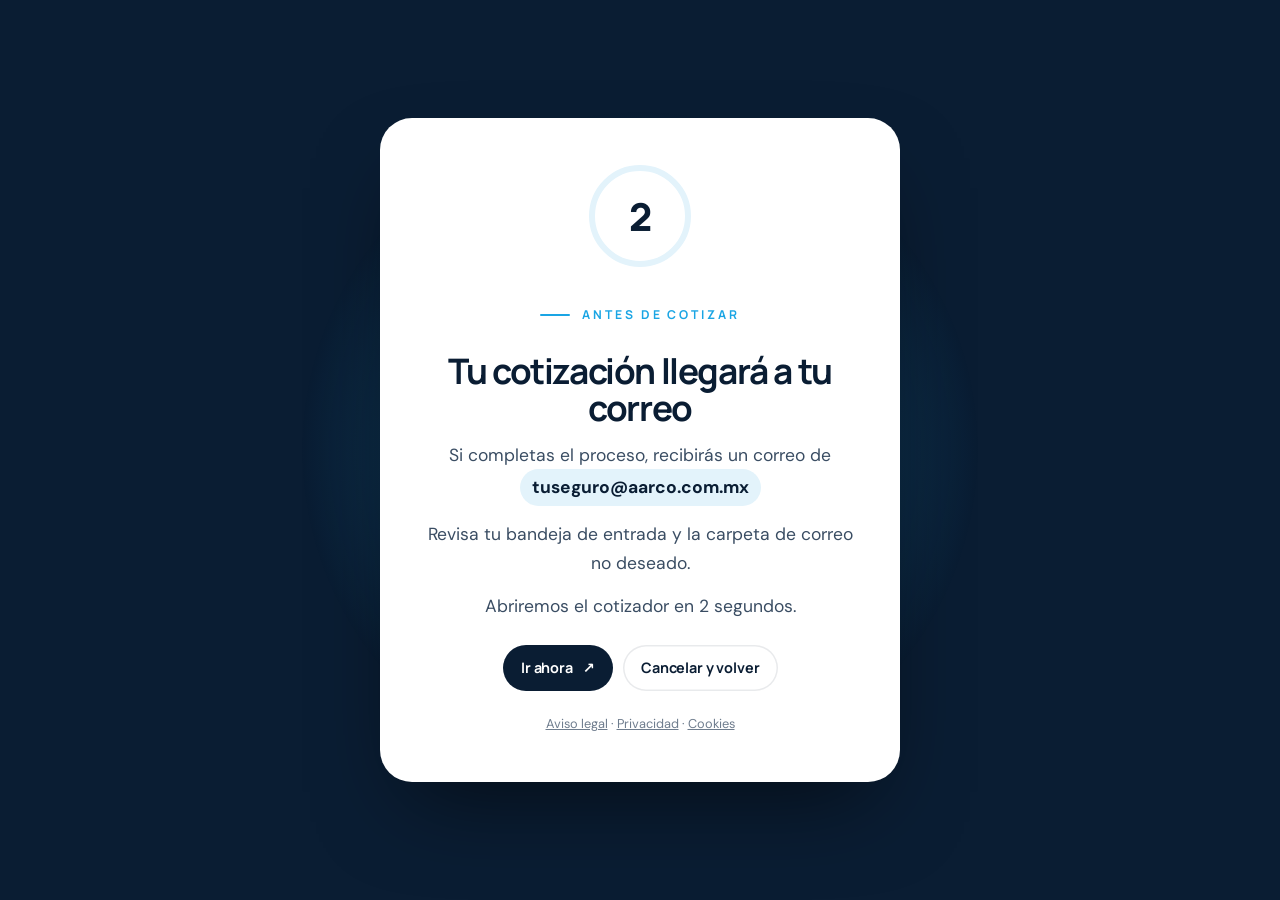
<file: cotizar.html>
<!doctype html>
<html lang="es-MX">
<head>
  <meta charset="utf-8" />
  <meta name="viewport" content="width=device-width, initial-scale=1" />
  <meta name="theme-color" content="#0a1d33" />
  <meta name="robots" content="noindex" />
  <meta name="description" content="Antes de cotizar con JR Seguros, conoce el correo desde el que recibirás tu cotización y continúa al servicio externo." />
  <title>Antes de cotizar | JR Seguros</title>
  <link rel="icon" href="/favicon.png" type="image/png" />
  <link rel="stylesheet" href="css/estilo.css?v=carga-20261118" />
  <script src="js/contenido.js?v=carga-20261118"></script>
  <style>
    body { min-height: 100svh; display: grid; place-items: center; padding: 24px; background: var(--ink); color: #fff; overflow: hidden; }
    .glow { position: fixed; width: 800px; height: 800px; left: 50%; top: 50%; margin: -400px; border-radius: 50%; background: radial-gradient(circle, rgba(26,165,228,.4), transparent 60%); animation: breathe 6s ease-in-out infinite; }
    .card-q { position: relative; width: min(520px, 100%); background: var(--white); color: var(--ink); border-radius: 32px; padding: 44px 38px 34px; text-align: center; box-shadow: 0 40px 90px -30px rgba(0,0,0,.6); animation: msgIn .9s var(--ease) both; }
    .ring { width: 108px; height: 108px; margin: 0 auto 26px; position: relative; }
    .ring svg { width: 100%; height: 100%; transform: rotate(-90deg); }
    .ring circle { fill: none; stroke-width: 6; }
    .ring .bg { stroke: var(--sky-soft); }
    .ring .fg { stroke: var(--sky); stroke-linecap: round; stroke-dasharray: 302; stroke-dashoffset: 0; animation: countdown 3s linear forwards; }
    .ring b { position: absolute; inset: 0; display: grid; place-items: center; font-family: var(--head); font-size: 2.4rem; font-weight: 800; }
    @keyframes countdown { to { stroke-dashoffset: 302; } }
    h1 { font-size: clamp(1.7rem, 4vw, 2.2rem); margin: 6px 0 14px; }
    p { color: var(--ink-2); margin: 0 0 14px; }
    .mail { display: inline-block; font-weight: 700; color: var(--ink); background: var(--sky-soft); padding: 4px 12px; border-radius: 999px; }
    .row { display: flex; flex-wrap: wrap; gap: 10px; justify-content: center; margin-top: 24px; }
    .legal { margin-top: 22px; font-size: .8rem; color: var(--muted); }
    .legal a { text-decoration: underline; }
  </style>
</head>
<body class="loaded ready">
  <div class="glow" aria-hidden="true"></div>
  <main class="card-q" aria-labelledby="t">
    <div class="ring" aria-hidden="true">
      <svg viewBox="0 0 108 108"><circle class="bg" cx="54" cy="54" r="48" /><circle class="fg" cx="54" cy="54" r="48" /></svg>
      <b id="n">3</b>
    </div>
    <p class="eyebrow">Antes de cotizar</p>
    <h1 id="t">Tu cotización llegará a tu correo</h1>
    <p>Si completas el proceso, recibirás un correo de <span class="mail">tuseguro@aarco.com.mx</span></p>
    <p>Revisa tu bandeja de entrada y la carpeta de correo no deseado.</p>
    <p role="status" aria-live="polite" id="s">Abriremos el cotizador en 3 segundos.</p>
    <div class="row">
      <a class="btn btn-primary btn-sm" id="go" href="https://www.cotizamatico.com.mx/landing/ramon.garciag" rel="noreferrer">Ir ahora <span class="arrow">↗</span></a>
      <a class="btn btn-ghost btn-sm" id="cancel" href="/">Cancelar y volver</a>
    </div>
    <p class="legal"><a href="/aviso-legal.html">Aviso legal</a> · <a href="/privacidad.html">Privacidad</a> · <a href="/cookies.html">Cookies</a></p>
  </main>
  <script>
    (() => {
      const C = window.JR_CONTENIDO || {};
      const url = (C.contacto && C.contacto.cotizador) || "https://www.cotizamatico.com.mx/landing/ramon.garciag";
      document.getElementById("go").href = url;
      let s = 3, cancelled = false;
      const n = document.getElementById("n"), st = document.getElementById("s");
      const t = setInterval(() => {
        s--; n.textContent = Math.max(s, 0);
        st.textContent = s > 0 ? `Abriremos el cotizador en ${s} segundo${s === 1 ? "" : "s"}.` : "Abriendo el cotizador…";
        if (s <= 0) { clearInterval(t); if (!cancelled) location.replace(url); }
      }, 1000);
      document.getElementById("cancel").addEventListener("click", () => { cancelled = true; clearInterval(t); });
    })();
  </script>
  <noscript><p>Para continuar, <a href="https://www.cotizamatico.com.mx/landing/ramon.garciag" rel="noreferrer">abre el cotizador</a>.</p></noscript>
</body>
</html>
</file>
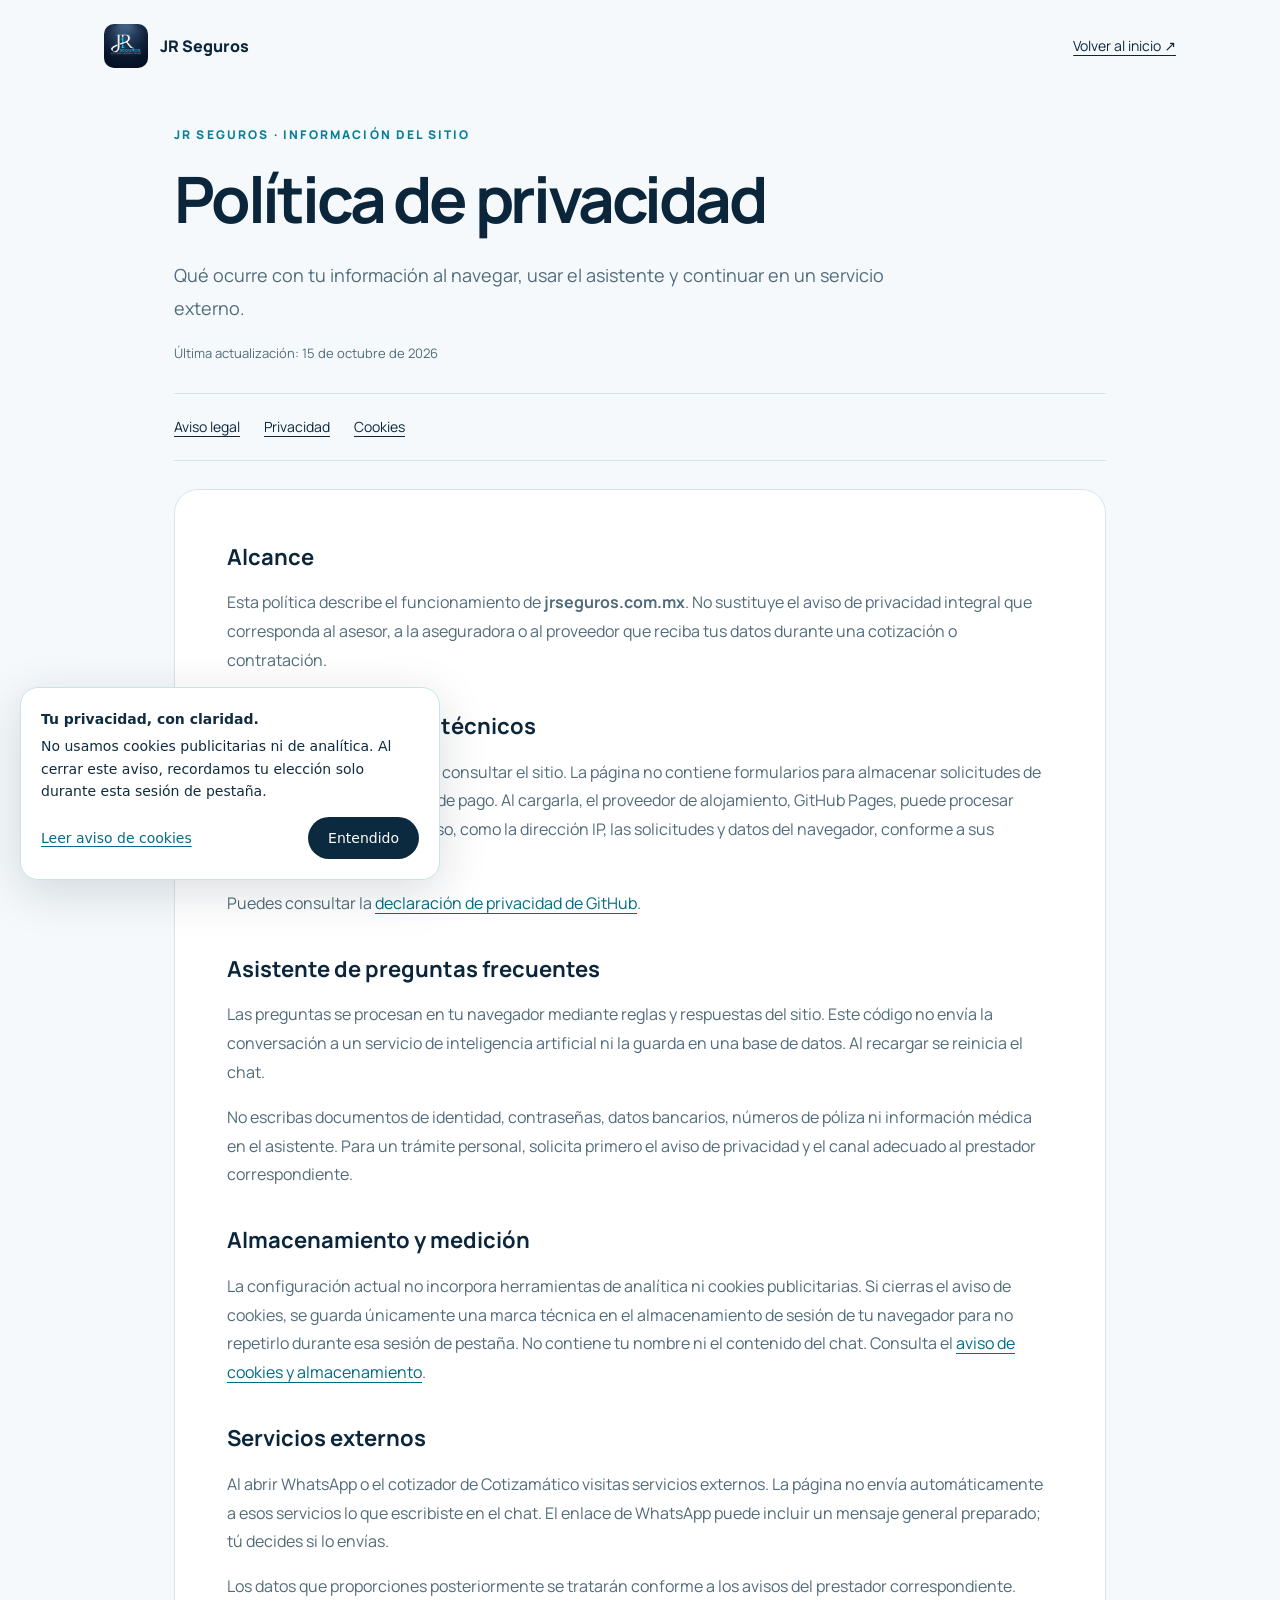
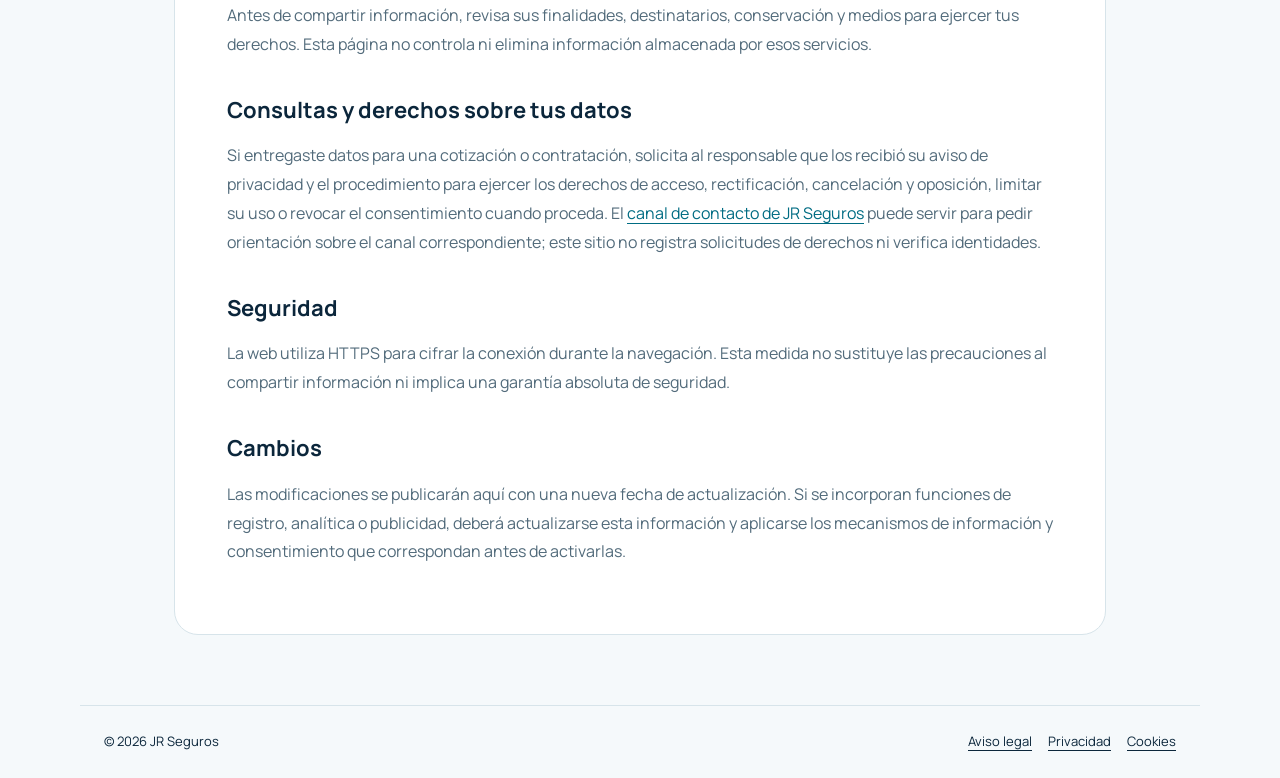
<file: privacidad.html>
<!doctype html>
<html lang="es-MX"><head><meta charset="utf-8"><meta name="viewport" content="width=device-width,initial-scale=1"><meta name="theme-color" content="#081a2d"><title>Política de privacidad | JR Seguros</title><meta name="description" content="Cómo funciona la privacidad al navegar en JR Seguros: chat local, almacenamiento de sesión y enlaces al cotizador y WhatsApp."><link rel="canonical" href="https://jrseguros.com.mx/privacidad.html"><meta property="og:title" content="Política de privacidad | JR Seguros"><meta property="og:description" content="Cómo funciona la privacidad al navegar en JR Seguros: chat local, almacenamiento de sesión y enlaces al cotizador y WhatsApp."><meta property="og:url" content="https://jrseguros.com.mx/privacidad.html"><meta property="og:type" content="website"><meta property="og:site_name" content="JR Seguros"><meta property="og:image" content="https://jrseguros.com.mx/assets/images/logo-minimalista.jpg"><link rel="icon" href="/favicon.png" type="image/png"><link rel="stylesheet" href="/css/legal.css"><link rel="stylesheet" href="/css/cookies.css"><script src="/js/cookies.js" defer></script></head>
<body><header class="legal-header"><a class="legal-brand" href="/"><img src="/assets/images/optimized/logo-minimalista.webp" width="44" height="44" alt="Logo JR Seguros" /><span>JR Seguros</span></a><a class="back-link" href="/">Volver al inicio ↗</a></header><main class="legal-main"><p class="legal-eyebrow">JR Seguros · Información del sitio</p><h1>Política de privacidad</h1><p class="legal-lead">Qué ocurre con tu información al navegar, usar el asistente y continuar en un servicio externo.</p><p class="legal-date">Última actualización: 15 de octubre de 2026</p><nav class="legal-nav" aria-label="Documentos informativos"><a href="/aviso-legal.html">Aviso legal</a><a href="/privacidad.html">Privacidad</a><a href="/cookies.html">Cookies</a></nav><article class="legal-copy">
<h2>Alcance</h2><p>Esta política describe el funcionamiento de <strong>jrseguros.com.mx</strong>. No sustituye el aviso de privacidad integral que corresponda al asesor, a la aseguradora o al proveedor que reciba tus datos durante una cotización o contratación.</p>
<h2>Navegación y datos técnicos</h2><p>No necesitas registrarte para consultar el sitio. La página no contiene formularios para almacenar solicitudes de seguro, documentos o datos de pago. Al cargarla, el proveedor de alojamiento, GitHub Pages, puede procesar información técnica de acceso, como la dirección IP, las solicitudes y datos del navegador, conforme a sus políticas.</p><p>Puedes consultar la <a href="https://docs.github.com/es/site-policy/privacy-policies/github-general-privacy-statement" target="_blank" rel="noopener noreferrer">declaración de privacidad de GitHub</a>.</p>
<h2>Asistente de preguntas frecuentes</h2><p>Las preguntas se procesan en tu navegador mediante reglas y respuestas del sitio. Este código no envía la conversación a un servicio de inteligencia artificial ni la guarda en una base de datos. Al recargar se reinicia el chat.</p><p>No escribas documentos de identidad, contraseñas, datos bancarios, números de póliza ni información médica en el asistente. Para un trámite personal, solicita primero el aviso de privacidad y el canal adecuado al prestador correspondiente.</p>
<h2>Almacenamiento y medición</h2><p>La configuración actual no incorpora herramientas de analítica ni cookies publicitarias. Si cierras el aviso de cookies, se guarda únicamente una marca técnica en el almacenamiento de sesión de tu navegador para no repetirlo durante esa sesión de pestaña. No contiene tu nombre ni el contenido del chat. Consulta el <a href="/cookies.html">aviso de cookies y almacenamiento</a>.</p>
<h2>Servicios externos</h2><p>Al abrir WhatsApp o el cotizador de Cotizamático visitas servicios externos. La página no envía automáticamente a esos servicios lo que escribiste en el chat. El enlace de WhatsApp puede incluir un mensaje general preparado; tú decides si lo envías.</p><p>Los datos que proporciones posteriormente se tratarán conforme a los avisos del prestador correspondiente. Antes de compartir información, revisa sus finalidades, destinatarios, conservación y medios para ejercer tus derechos. Esta página no controla ni elimina información almacenada por esos servicios.</p>
<h2>Consultas y derechos sobre tus datos</h2><p>Si entregaste datos para una cotización o contratación, solicita al responsable que los recibió su aviso de privacidad y el procedimiento para ejercer los derechos de acceso, rectificación, cancelación y oposición, limitar su uso o revocar el consentimiento cuando proceda. El <a href="/#contacto">canal de contacto de JR Seguros</a> puede servir para pedir orientación sobre el canal correspondiente; este sitio no registra solicitudes de derechos ni verifica identidades.</p>
<h2>Seguridad</h2><p>La web utiliza HTTPS para cifrar la conexión durante la navegación. Esta medida no sustituye las precauciones al compartir información ni implica una garantía absoluta de seguridad.</p>
<h2>Cambios</h2><p>Las modificaciones se publicarán aquí con una nueva fecha de actualización. Si se incorporan funciones de registro, analítica o publicidad, deberá actualizarse esta información y aplicarse los mecanismos de información y consentimiento que correspondan antes de activarlas.</p></article></main><footer class="legal-footer"><span>© 2026 JR Seguros</span><nav aria-label="Información del sitio"><a href="/aviso-legal.html">Aviso legal</a><a href="/privacidad.html">Privacidad</a><a href="/cookies.html">Cookies</a></nav></footer><aside class="cookie-notice" id="cookie-notice" aria-label="Información sobre cookies" hidden><p><strong>Tu privacidad, con claridad.</strong>No usamos cookies publicitarias ni de analítica. Al cerrar este aviso, recordamos tu elección solo durante esta sesión de pestaña.</p><div class="cookie-actions"><a href="/cookies.html">Leer aviso de cookies</a><button type="button" id="cookie-dismiss">Entendido</button></div></aside></body></html>
</file>
<file: css/estilo.css>
@font-face { font-family: "Manrope"; src: url("../assets/fonts/manrope-latin.woff2") format("woff2"); font-weight: 200 800; font-display: swap; }
@font-face { font-family: "DM Sans"; src: url("../assets/fonts/dm-sans-latin.woff2") format("woff2"); font-weight: 100 1000; font-display: swap; }

:root {
  --ink: #0a1d33;
  --ink-2: #3a4d63;
  --muted: #6f7d8e;
  --sky: #1aa5e4;
  --sky-2: #6fcdf4;
  --sky-soft: #e3f3fb;
  --ivory: #f8f5ef;
  --sand: #f0ebe2;
  --white: #fff;
  --wa: #1fbf5f;
  --line: rgba(10, 29, 51, .09);
  --r: 32px;
  --shadow: 0 40px 80px -40px rgba(10, 29, 51, .45);
  --shadow-sm: 0 14px 34px -16px rgba(10, 29, 51, .3);
  --ease: cubic-bezier(.22, 1, .36, 1);
  --ease-io: cubic-bezier(.76, 0, .24, 1);
  --head: "Manrope", system-ui, sans-serif;
  --body: "DM Sans", system-ui, sans-serif;
  --pad: clamp(110px, 13vw, 200px);
}

*, *::before, *::after { box-sizing: border-box; }
html { scroll-padding-top: 100px; -webkit-text-size-adjust: 100%; }
html:not(.smooth) { scroll-behavior: smooth; }
body { margin: 0; font-family: var(--body); color: var(--ink); background: var(--ivory); font-size: 17.5px; line-height: 1.65; -webkit-font-smoothing: antialiased; overflow-x: hidden; }
body.lock { overflow: hidden; }
::selection { background: var(--sky); color: #fff; }
img { max-width: 100%; display: block; }
a { color: inherit; text-decoration: none; }
button { font: inherit; color: inherit; background: none; border: 0; cursor: pointer; }
h1, h2, h3 { font-family: var(--head); line-height: 1.04; letter-spacing: -.04em; margin: 0; font-weight: 700; }
h2 { font-size: clamp(2.3rem, 5vw, 4.1rem); }
em { font-style: normal; color: var(--sky); }
.sr { position: absolute; width: 1px; height: 1px; overflow: hidden; clip: rect(0 0 0 0); }
.wrap { width: min(1280px, 100% - 64px); margin-inline: auto; }
.ico { width: 20px; height: 20px; flex: none; }
:focus-visible { outline: 3px solid var(--sky); outline-offset: 3px; border-radius: 10px; }

.eyebrow { font-family: var(--head); font-size: .76rem; font-weight: 700; letter-spacing: .24em; text-transform: uppercase; color: var(--sky); margin: 0 0 22px; display: inline-flex; align-items: center; gap: 12px; }
.eyebrow::before { content: ""; width: 30px; height: 2px; background: currentColor; border-radius: 2px; }
.eyebrow.light { color: var(--sky-2); }
.fine { font-size: .84rem; color: var(--muted); margin-top: 40px; }

/* ---------- Botones ---------- */
.btn { --bg: var(--ink); --fg: #fff; --hv: var(--sky); display: inline-flex; align-items: center; justify-content: center; gap: 10px; padding: 16px 26px; border-radius: 999px; background: var(--bg); color: var(--fg); font-family: var(--head); font-weight: 700; font-size: .98rem; letter-spacing: -.01em; position: relative; overflow: hidden; isolation: isolate; transition: transform .6s var(--ease), box-shadow .6s var(--ease), color .4s; will-change: transform; white-space: nowrap; }
.btn::after { content: ""; position: absolute; left: 50%; top: 100%; width: 140%; aspect-ratio: 1; background: var(--hv); border-radius: 50%; transform: translate(-50%, 0) scale(.2); transition: transform .7s var(--ease), top .7s var(--ease); z-index: -1; }
.btn:hover::after { top: -20%; transform: translate(-50%, 0) scale(1); }
.btn:hover { box-shadow: var(--shadow-sm); }
.btn .arrow { display: inline-block; transition: transform .5s var(--ease); }
.btn:hover .arrow, .link-arrow:hover .arrow { transform: translate(3px, -3px) rotate(8deg); }
.btn-lg { padding: 19px 30px; font-size: 1.02rem; }
.btn-sm { padding: 11px 18px; font-size: .9rem; }
.btn-ghost { --bg: rgba(255,255,255,.6); --fg: var(--ink); --hv: var(--wa); box-shadow: inset 0 0 0 1.5px var(--line); backdrop-filter: blur(8px); }
.btn-ghost:hover { color: #fff; }
.btn-wa { --bg: var(--wa); --hv: #129a4b; }
.btn-light { --bg: rgba(255,255,255,.08); --fg: #fff; --hv: #fff; box-shadow: inset 0 0 0 1.5px rgba(255,255,255,.25); backdrop-filter: blur(6px); }
.btn-light:hover { color: var(--ink); }
.link-arrow { font-family: var(--head); font-weight: 700; color: var(--ink); display: inline-flex; gap: 8px; align-items: center; padding-bottom: 4px; background: linear-gradient(var(--sky), var(--sky)) left bottom / 100% 2px no-repeat; transition: background-size .6s var(--ease); }
.link-arrow:hover { background-size: 35% 2px; }
.link-arrow .arrow { transition: transform .5s var(--ease); }
.round { width: 56px; height: 56px; border-radius: 50%; display: grid; place-items: center; box-shadow: inset 0 0 0 1.5px var(--line); font-size: 1.1rem; transition: background .4s var(--ease), color .4s, transform .5s var(--ease); background: var(--white); flex: none; }
.round:hover { background: var(--ink); color: #fff; transform: scale(1.08); }
.round:active { transform: scale(.94); }

/* ---------- Loader ---------- */
.loader { position: fixed; inset: 0; z-index: 200; color: #fff; display: grid; place-items: center; pointer-events: none; }
.loader:not(.gone) { pointer-events: auto; }
/* Seguro: si el JS fallara, la pantalla de carga se retira sola a los 7 s */
.loader { animation: ldFailsafe .6s ease 7s forwards; }
@keyframes ldFailsafe { to { opacity: 0; visibility: hidden; } }
/* Fondo en 5 columnas que suben escalonadas al terminar */
.ld-cols { position: absolute; inset: 0; display: flex; }
.ld-cols i { flex: 1; height: 100%; margin-right: -1px; background: var(--ink); transition: transform 1s var(--ease-io); }
.ld-cols i:nth-child(1) { transition-delay: .24s; } .ld-cols i:nth-child(2) { transition-delay: .12s; } .ld-cols i:nth-child(3) { transition-delay: 0s; } .ld-cols i:nth-child(4) { transition-delay: .12s; } .ld-cols i:nth-child(5) { transition-delay: .24s; }
.loaded .ld-cols i { transform: translateY(-101%); }
.loaded .ld-cols i:nth-child(even) { transform: translateY(101%); }
/* Centro */
.ld-stage { position: relative; display: grid; justify-items: center; gap: 30px; transition: opacity .55s var(--ease), transform .8s var(--ease), filter .55s; }
.loaded .ld-stage { opacity: 0; transform: scale(.88) translateY(-20px); filter: blur(8px); }
.ld-orb { position: relative; width: clamp(150px, 22vw, 190px); aspect-ratio: 1; display: grid; place-items: center; animation: orbIn 1.1s var(--ease) both; }
.ld-halo { position: absolute; inset: -18%; border-radius: 50%; background: conic-gradient(from 0deg, rgba(26,165,228,0), #1aa5e4, #6fcdf4, rgba(26,165,228,0) 70%); filter: blur(28px); opacity: .55; animation: spin 3.2s linear infinite, breatheHalo 2.4s ease-in-out infinite; }
.ld-ring { position: absolute; inset: 0; width: 100%; height: 100%; transform: rotate(-90deg); overflow: visible; }
.ld-ring circle { fill: none; stroke-width: 3; }
.ld-track { stroke: rgba(255,255,255,.08); }
.ld-prog { stroke: url(#ld-grad); stroke-linecap: round; stroke-dasharray: 339.29; stroke-dashoffset: 339.29; filter: drop-shadow(0 0 6px rgba(111,205,244,.8)); }
.ld-spin { position: absolute; inset: 0; transform: rotate(0deg); }
.ld-spin i { position: absolute; left: 50%; top: 0; width: 12px; height: 12px; margin: -6px 0 0 -6px; border-radius: 50%; background: #fff; box-shadow: 0 0 0 4px rgba(111,205,244,.35), 0 0 22px 6px rgba(111,205,244,.9); }
.ld-logo { position: relative; width: 52%; height: auto; border-radius: 24%; box-shadow: 0 20px 50px -10px rgba(0,0,0,.6); animation: logoIn 1.2s var(--ease) .15s both, floatY 3s ease-in-out 1.4s infinite; }
.ld-wave { position: absolute; inset: 0; border-radius: 50%; border: 2px solid var(--sky-2); opacity: 0; }
.loader.done .ld-wave { animation: wave .9s var(--ease) forwards; }
.loader.done .ld-logo { animation: logoPop .6s var(--ease) both; }
.ld-brand { margin: 0; display: flex; font-family: var(--head); font-weight: 800; font-size: clamp(1.4rem, 3vw, 1.9rem); letter-spacing: .32em; padding-left: .32em; overflow: hidden; }
.ld-brand span { display: inline-block; animation: charUp .9s var(--ease) both; }
.ld-brand .sp { width: .5em; }
.ld-brand span:nth-child(n+3) { color: var(--sky-2); }
.ld-brand span:nth-child(1) { animation-delay: .35s; } .ld-brand span:nth-child(2) { animation-delay: .4s; } .ld-brand span:nth-child(4) { animation-delay: .48s; } .ld-brand span:nth-child(5) { animation-delay: .52s; } .ld-brand span:nth-child(6) { animation-delay: .56s; } .ld-brand span:nth-child(7) { animation-delay: .6s; } .ld-brand span:nth-child(8) { animation-delay: .64s; } .ld-brand span:nth-child(9) { animation-delay: .68s; } .ld-brand span:nth-child(10) { animation-delay: .72s; }
.ld-tag { margin: -14px 0 0; font-size: .98rem; color: rgba(255,255,255,.6); animation: fadeUp 1s var(--ease) .85s both; }
.ld-foot { position: absolute; left: 50%; bottom: clamp(30px, 6vh, 56px); width: min(320px, 70vw); translate: -50% 0; display: grid; grid-template-columns: 1fr auto; align-items: center; gap: 16px; font-family: var(--head); transition: opacity .4s; animation: fadeUp 1s var(--ease) .5s both; }
.loaded .ld-foot { opacity: 0; }
.ld-bar { height: 2px; border-radius: 2px; background: rgba(255,255,255,.12); overflow: hidden; }
.ld-bar i { display: block; height: 100%; background: linear-gradient(90deg, var(--sky), var(--sky-2)); transform-origin: left; transform: scaleX(0); box-shadow: 0 0 12px var(--sky-2); }
.ld-pct { font-size: .9rem; color: rgba(255,255,255,.55); min-width: 3.4em; text-align: right; font-variant-numeric: tabular-nums; }
.ld-pct b { color: #fff; font-weight: 800; }
@keyframes spin { to { transform: rotate(360deg); } }
@keyframes breatheHalo { 50% { opacity: .85; } }
@keyframes orbIn { from { opacity: 0; transform: scale(.6); } }
@keyframes logoIn { from { opacity: 0; transform: scale(.5) rotate(-12deg); filter: blur(10px); } }
@keyframes logoPop { 0% { transform: scale(1); } 40% { transform: scale(1.12); } 100% { transform: scale(1); } }
@keyframes floatY { 50% { translate: 0 -5px; } }
@keyframes wave { from { opacity: .9; transform: scale(1); } to { opacity: 0; transform: scale(1.9); } }
@keyframes charUp { from { transform: translateY(110%); opacity: 0; } }
@keyframes fadeUp { from { opacity: 0; transform: translateY(14px); } }
@keyframes pop { from { opacity: 0; transform: scale(.6) rotate(-10deg); } }
@keyframes wordUp { from { transform: translateY(110%); opacity: 0; } }

/* ---------- Cursor ---------- */
.cursor { position: fixed; left: 0; top: 0; z-index: 150; width: 14px; height: 14px; margin: -7px 0 0 -7px; border-radius: 50%; background: var(--sky); pointer-events: none; display: grid; place-items: center; transition: width .45s var(--ease), height .45s var(--ease), margin .45s var(--ease), background .3s, opacity .3s; opacity: 0; mix-blend-mode: normal; }
.cursor.on { opacity: 1; }
.cursor.hover { width: 46px; height: 46px; margin: -23px 0 0 -23px; background: rgba(26,165,228,.18); }
.cursor.label { width: 86px; height: 86px; margin: -43px 0 0 -43px; background: var(--ink); }
.cursor-label { color: #fff; font-family: var(--head); font-weight: 700; font-size: .78rem; opacity: 0; transform: scale(.6); transition: .35s var(--ease); }
.cursor.label .cursor-label { opacity: 1; transform: none; }
@media (hover: none), (pointer: coarse) { .cursor { display: none; } }

.scroll-progress { position: fixed; inset: 0 0 auto; height: 3px; z-index: 60; pointer-events: none; }
.scroll-progress i { display: block; height: 100%; background: linear-gradient(90deg, var(--sky), var(--sky-2)); transform-origin: left; transform: scaleX(0); }

/* ---------- Header ---------- */
.header { position: fixed; inset: 18px 0 auto; z-index: 50; transition: transform .7s var(--ease); }
.header.hide { transform: translateY(-140%); }
.nav { position: relative; display: flex; align-items: center; justify-content: space-between; gap: 20px; padding: 10px 10px 10px 18px; }
.nav::before { content: ""; position: absolute; inset: 0; z-index: -2; border-radius: 999px; background: rgba(248,245,239,.5); backdrop-filter: blur(20px) saturate(1.5); -webkit-backdrop-filter: blur(20px) saturate(1.5); box-shadow: inset 0 0 0 1px rgba(255,255,255,.7), 0 12px 40px -22px rgba(10,29,51,.35); transition: background .5s; }
.header.scrolled .nav::before { background: rgba(255,255,255,.85); }
.brand { display: flex; align-items: center; gap: 11px; font-family: var(--head); font-size: 1.14rem; letter-spacing: -.02em; }
.brand img { border-radius: 11px; transition: transform .8s var(--ease); }
.brand:hover img { transform: rotate(-8deg) scale(1.06); }
.brand b { color: var(--sky); }
.menu { position: relative; display: flex; gap: 2px; }
.menu > a { position: relative; z-index: 1; padding: 10px 17px; border-radius: 999px; font-weight: 500; font-size: .95rem; color: var(--ink-2); transition: color .4s; }
.menu > a:hover, .menu > a.active { color: var(--ink); }
.menu-pill { position: absolute; z-index: 0; top: 0; left: 0; height: 100%; width: 0; border-radius: 999px; background: rgba(10,29,51,.07); opacity: 0; transition: transform .6s var(--ease), width .6s var(--ease), opacity .3s; }
.menu-foot { display: none; }
.nav-actions { display: flex; align-items: center; gap: 8px; }
.burger { display: none; width: 48px; height: 48px; border-radius: 50%; background: var(--ink); position: relative; }
.burger i { position: absolute; left: 15px; right: 15px; height: 2px; background: #fff; border-radius: 2px; transition: transform .5s var(--ease), top .5s var(--ease); }
.burger i:first-child { top: 20px; } .burger i:last-child { top: 27px; }
.burger[aria-expanded="true"] i:first-child { top: 23px; transform: rotate(45deg); }
.burger[aria-expanded="true"] i:last-child { top: 23px; transform: rotate(-45deg); }

/* ---------- Hero ---------- */
.hero { position: relative; min-height: 100svh; display: grid; align-items: center; padding: 160px 0 120px; overflow: hidden; }
.hero-bg { position: absolute; inset: 0; z-index: -1; }
.blob { position: absolute; border-radius: 50%; filter: blur(80px); opacity: .6; animation: drift 20s ease-in-out infinite alternate; }
.b1 { width: 620px; height: 620px; background: #cfeafb; top: -180px; right: 4%; }
.b2 { width: 480px; height: 480px; background: #f4e4c9; bottom: -180px; left: -120px; animation-delay: -7s; }
.b3 { width: 300px; height: 300px; background: #dff3ff; top: 40%; left: 38%; animation-delay: -12s; opacity: .45; }
.grain { position: absolute; inset: 0; opacity: .05; background-image: url("data:image/svg+xml,%3Csvg xmlns='http://www.w3.org/2000/svg' width='160' height='160'%3E%3Cfilter id='n'%3E%3CfeTurbulence type='fractalNoise' baseFrequency='.9' numOctaves='2'/%3E%3C/filter%3E%3Crect width='100%25' height='100%25' filter='url(%23n)'/%3E%3C/svg%3E"); }
@keyframes drift { to { transform: translate(80px, 50px) scale(1.15); } }
.hero-grid { display: grid; grid-template-columns: 1.05fr 1fr; gap: clamp(40px, 7vw, 120px); align-items: center; }
.hero-title { font-size: clamp(3.2rem, 7.6vw, 7rem); font-weight: 800; letter-spacing: -.055em; line-height: .96; }
[data-split] .w { display: inline-block; overflow: hidden; vertical-align: top; padding-bottom: .1em; margin-bottom: -.1em; }
[data-split] .w > span { display: inline-block; transform: translateY(115%) rotate(5deg); transform-origin: left bottom; transition: transform 1.2s var(--ease); transition-delay: calc(var(--i) * 60ms); }
[data-split].in .w > span, .ready .hero-title .w > span { transform: none; }
.ready .hero-title .w > span { transition-delay: calc(var(--i) * 70ms + .15s); }
.hero-title em { position: relative; }
.hero-title em::after { content: ""; position: absolute; left: 0; right: 4%; bottom: .04em; height: .11em; background: var(--sky); opacity: .22; border-radius: 1em; transform: scaleX(0); transform-origin: left; transition: transform 1.1s var(--ease) 1.1s; }
.ready .hero-title em::after { transform: scaleX(1); }
.hero-lead { font-size: 1.2rem; color: var(--ink-2); max-width: 31em; margin: 32px 0 40px; }
.hero-in { opacity: 0; transform: translateY(20px); transition: opacity 1s var(--ease), transform 1.1s var(--ease); transition-delay: var(--d, 0s); }
.ready .hero-in { opacity: 1; transform: none; }

/* Selector */
.picker { margin-bottom: 40px; }
.picker-label { margin: 0 0 14px; font-size: .86rem; font-weight: 600; color: var(--muted); }
.picker-chips { display: flex; flex-wrap: wrap; gap: 8px; }
.pchip { position: relative; display: inline-flex; align-items: center; gap: 8px; padding: 10px 16px 10px 12px; border-radius: 999px; background: rgba(255,255,255,.7); box-shadow: inset 0 0 0 1.5px var(--line); font-weight: 600; font-size: .92rem; color: var(--ink-2); overflow: hidden; isolation: isolate; transition: color .4s, box-shadow .4s, transform .5s var(--ease); }
.pchip svg { width: 18px; height: 18px; color: var(--sky); transition: color .4s; }
.pchip::before { content: ""; position: absolute; inset: 0; z-index: -1; background: var(--ink); border-radius: inherit; transform: scale(.4); opacity: 0; transition: transform .55s var(--ease), opacity .35s; }
.pchip:hover { transform: translateY(-2px); color: var(--ink); }
.pchip[aria-selected="true"] { color: #fff; box-shadow: none; }
.pchip[aria-selected="true"]::before { transform: none; opacity: 1; }
.pchip[aria-selected="true"] svg { color: var(--sky-2); }
.pchip .tick { position: absolute; left: 0; bottom: 0; height: 2px; width: 100%; background: var(--sky-2); transform-origin: left; transform: scaleX(0); }
.pchip.auto .tick { animation: tick var(--t, 5s) linear forwards; }
@keyframes tick { to { transform: scaleX(1); } }

.hero-actions { display: flex; flex-wrap: wrap; gap: 12px; }
.hero-note { display: flex; align-items: center; gap: 10px; margin: 26px 0 0; color: var(--muted); font-size: .9rem; }
.hero-note svg { width: 20px; height: 20px; color: var(--sky); background: var(--sky-soft); border-radius: 50%; padding: 3px; }

.hero-visual { position: relative; aspect-ratio: 4 / 4.6; max-height: 76svh; justify-self: end; width: 100%; }
.hero-photo { position: absolute; inset: 0; border-radius: 48px 48px 48px 160px; overflow: hidden; box-shadow: var(--shadow); background: var(--ink); clip-path: inset(100% 0 0 0 round 48px); transition: clip-path 1.5s var(--ease-io) .2s; transform: translateZ(0); }
.ready .hero-photo { clip-path: inset(0 0 0 0 round 48px 48px 48px 160px); }
.hero-photo-inner { position: absolute; inset: -6% 0; }
.hero-img { position: absolute; inset: 0; width: 100%; height: 100%; object-fit: cover; opacity: 0; transform: scale(1.12); transition: opacity 1s var(--ease), transform 2.2s var(--ease), clip-path 1.2s var(--ease-io); clip-path: inset(0 0 0 100%); }
.hero-img.is-on { opacity: 1; transform: scale(1.02); clip-path: inset(0 0 0 0); }
.hero-photo::after { content: ""; position: absolute; inset: 0; background: linear-gradient(180deg, transparent 55%, rgba(10,29,51,.7)); pointer-events: none; }
.hero-caption { position: absolute; z-index: 2; left: 34px; right: 34px; bottom: 30px; color: #fff; padding-left: 110px; }
.hero-caption small { display: block; font-size: .72rem; letter-spacing: .2em; text-transform: uppercase; color: var(--sky-2); font-weight: 700; }
.hero-caption strong { display: block; font-family: var(--head); font-size: 1.5rem; letter-spacing: -.02em; margin: 2px 0; }
.hero-caption span { font-size: .92rem; color: rgba(255,255,255,.8); }
.hero-caption.swap strong, .hero-caption.swap span { animation: capIn .8s var(--ease) both; }
.hero-caption.swap span { animation-delay: .08s; }
@keyframes capIn { from { opacity: 0; transform: translateY(14px); filter: blur(4px); } }

.float-card { position: absolute; z-index: 3; display: flex; align-items: center; gap: 12px; padding: 12px 18px 12px 12px; background: rgba(255,255,255,.9); backdrop-filter: blur(14px); -webkit-backdrop-filter: blur(14px); border-radius: 22px; box-shadow: var(--shadow-sm); opacity: 0; transition: opacity 1s var(--ease), translate 1s var(--ease); translate: 0 30px; }
.ready .float-card { opacity: 1; translate: 0 0; }
.float-card strong { display: block; font-family: var(--head); font-size: 1rem; letter-spacing: -.01em; line-height: 1.2; }
.float-card small { color: var(--muted); font-size: .8rem; }
.advisor { left: -44px; top: 56px; transition-delay: 1.15s; }
.mini-stat { right: -26px; bottom: 120px; transition-delay: 1.35s; }
.mini-stat svg { width: 42px; height: 42px; padding: 9px; border-radius: 14px; background: var(--sky-soft); color: var(--sky); }
.avatar { position: relative; width: 48px; height: 48px; border-radius: 16px; display: grid; place-items: center; font-family: var(--head); font-weight: 800; color: #fff; background: linear-gradient(135deg, var(--ink), #1d5288); flex: none; }
.avatar.sm { width: 40px; height: 40px; border-radius: 13px; font-size: .85rem; }
.online { position: absolute; right: -3px; bottom: -3px; width: 14px; height: 14px; border-radius: 50%; background: var(--wa); border: 2.5px solid #fff; }
.online::after { content: ""; position: absolute; inset: -3px; border-radius: 50%; border: 2px solid var(--wa); animation: ping 2s ease-out infinite; }
@keyframes ping { from { transform: scale(.7); opacity: 1; } to { transform: scale(2.1); opacity: 0; } }
.scroll-cue { position: absolute; left: 50%; bottom: 30px; width: 28px; height: 46px; border-radius: 20px; box-shadow: inset 0 0 0 1.5px rgba(10,29,51,.25); translate: -50% 0; }
.scroll-cue span { position: absolute; left: 50%; top: 9px; width: 4px; height: 9px; border-radius: 4px; background: var(--ink); translate: -50% 0; animation: cue 2s var(--ease) infinite; }
@keyframes cue { 0% { opacity: 0; transform: translateY(0); } 30% { opacity: 1; } 100% { opacity: 0; transform: translateY(16px); } }

/* ---------- Aliados ---------- */
.allies { padding: 70px 0 80px; background: var(--white); border-block: 1px solid var(--line); overflow: hidden; }
.allies-head { display: flex; justify-content: space-between; align-items: baseline; gap: 20px; margin-bottom: 44px; flex-wrap: wrap; }
.allies-title { font-family: var(--head); font-size: .78rem; font-weight: 700; letter-spacing: .24em; text-transform: uppercase; color: var(--muted); }
.allies-head p { margin: 0; color: var(--muted); font-size: .95rem; }
.marquee { overflow: hidden; mask-image: linear-gradient(90deg, transparent, #000 10%, #000 90%, transparent); -webkit-mask-image: linear-gradient(90deg, transparent, #000 10%, #000 90%, transparent); }
.marquee-track { display: flex; align-items: center; width: max-content; list-style: none; margin: 0; padding: 10px 0; will-change: transform; }
.marquee-track li { flex: none; display: grid; place-items: center; height: 96px; padding: 0 clamp(36px, 4.5vw, 64px); }
.logo-card { display: grid; place-items: center; height: 96px; min-width: 150px; padding: 0 26px; border-radius: 24px; transition: background .5s var(--ease), transform .6s var(--ease), box-shadow .5s var(--ease); }
.logo-card img { height: calc(var(--h, 32) * 1px); width: auto; max-width: 210px; object-fit: contain; opacity: .92; transition: opacity .5s, transform .6s var(--ease); }
.marquee:hover .logo-card img { opacity: .45; }
.marquee .logo-card:hover img { opacity: 1; transform: scale(1.08); }
.logo-card:hover { background: #fff; transform: translateY(-6px); box-shadow: 0 20px 40px -20px rgba(10,29,51,.35), inset 0 0 0 1px var(--line); }

/* ---------- Cifras ---------- */
.stats { padding: clamp(80px, 9vw, 130px) 0; }
.stats-grid { display: grid; grid-template-columns: repeat(4, 1fr); gap: 0; }
.stat { padding: 10px 34px; border-left: 1px solid var(--line); }
.stat:first-child { border-left: 0; padding-left: 0; }
.stat b { display: block; font-family: var(--head); font-weight: 800; font-size: clamp(3rem, 5.5vw, 4.8rem); letter-spacing: -.06em; line-height: 1; color: var(--ink); }
.stat b span { color: var(--sky); }
.stat p { margin: 14px 0 0; color: var(--ink-2); max-width: 15em; font-size: .98rem; }

/* ---------- Secciones ---------- */
.section { padding: var(--pad) 0; position: relative; }
.section.soft { background: var(--sand); }
.sec-head { display: flex; justify-content: space-between; align-items: end; gap: 40px; margin-bottom: clamp(56px, 7vw, 96px); }
.sec-head h2 { max-width: 12em; }
.sec-head > p { max-width: 24em; color: var(--ink-2); margin: 0; font-size: 1.05rem; }

/* Paneles */
.panels { display: flex; gap: 16px; height: clamp(540px, 64vh, 660px); }
.panel { position: relative; flex: 1; min-width: 0; border-radius: var(--r); overflow: hidden; cursor: pointer; transition: flex 1.1s var(--ease), opacity 1s var(--ease), transform 1.1s var(--ease); background: var(--ink); color: #fff; isolation: isolate; outline-offset: 4px; }
.panel.open { flex: 3.8; }
.panel img { position: absolute; inset: 0; width: 100%; height: 100%; object-fit: cover; object-position: 88% center; z-index: -2; transform: scale(1.15); transition: transform 1.6s var(--ease), filter 1s; filter: saturate(.7) brightness(.75); }
.panel.open img { transform: scale(1.02); filter: none; }
.panel:not(.open):hover img { transform: scale(1.1); filter: saturate(.9) brightness(.85); }
.panel::before { content: ""; position: absolute; inset: 0; z-index: -1; background: linear-gradient(180deg, rgba(10,29,51,.2) 0%, rgba(10,29,51,.2) 35%, rgba(10,29,51,.94) 100%); }
.panel-ico { position: absolute; left: 24px; top: 24px; width: 52px; height: 52px; border-radius: 17px; display: grid; place-items: center; background: rgba(255,255,255,.16); backdrop-filter: blur(10px); transition: background .5s, transform .7s var(--ease); }
.panel.open .panel-ico { background: var(--sky); transform: rotate(-8deg); }
.panel-ico svg { width: 25px; height: 25px; }
.panel-num { position: absolute; right: 24px; top: 28px; font-family: var(--head); font-weight: 700; font-size: .85rem; color: rgba(255,255,255,.6); }
.panel-name { font-family: var(--head); font-weight: 700; font-size: 1.2rem; writing-mode: vertical-rl; transform: rotate(180deg); position: absolute; left: 38px; bottom: 30px; letter-spacing: -.01em; white-space: nowrap; transition: opacity .4s; }
.panel.open .panel-name { opacity: 0; }
.panel-body { position: absolute; inset: auto 0 0 0; padding: 40px; opacity: 0; transform: translateY(30px); transition: opacity .4s, transform .7s var(--ease); pointer-events: none; }
.panel.open .panel-body { opacity: 1; transform: none; transition-delay: .4s; pointer-events: auto; }
.panel-body h3 { font-size: clamp(1.9rem, 3vw, 2.8rem); margin-bottom: 12px; }
.panel-body p { margin: 0 0 20px; max-width: 30em; color: rgba(255,255,255,.85); }
.tags { display: flex; flex-wrap: wrap; gap: 8px; margin-bottom: 28px; }
.tags span { font-size: .8rem; padding: 7px 13px; border-radius: 999px; background: rgba(255,255,255,.14); backdrop-filter: blur(6px); }
.panel-actions { display: flex; flex-wrap: wrap; gap: 10px; }
.panel .btn-primary { --bg: #fff; --fg: var(--ink); }
.panel .btn-primary:hover { color: #fff; }
.panel-progress { position: absolute; left: 0; bottom: 0; height: 3px; width: 100%; background: var(--sky); transform-origin: left; transform: scaleX(0); }
.panel.open .panel-progress { transform: scaleX(1); transition: transform 1.2s var(--ease) .3s; }

/* Riel de publicaciones */
.rail-controls { display: flex; gap: 10px; }
.rail { display: flex; gap: 28px; overflow-x: auto; scroll-snap-type: x mandatory; padding: 20px max(32px, calc((100vw - 1280px) / 2)) 40px; scrollbar-width: none; scroll-padding-inline: max(32px, calc((100vw - 1280px) / 2)); }
.rail::-webkit-scrollbar { display: none; }
.rail.dragging { scroll-snap-type: none; cursor: grabbing; }
.rail.dragging .pub { pointer-events: none; }
.pub { flex: none; width: min(560px, 84vw); scroll-snap-align: start; text-align: left; perspective: 1000px; }
.pub-img { border-radius: var(--r); overflow: hidden; aspect-ratio: 16 / 10; background: var(--ink); box-shadow: var(--shadow-sm); position: relative; transform-style: preserve-3d; transition: transform .7s var(--ease), box-shadow .7s var(--ease); }
.pub:hover .pub-img { box-shadow: var(--shadow); }
.pub-img img { width: 100%; height: 100%; object-fit: cover; transition: transform 1.4s var(--ease); }
.pub:hover .pub-img img { transform: scale(1.06); }
.pub-img .count { position: absolute; right: 16px; top: 16px; font-size: .78rem; font-weight: 600; padding: 7px 12px; border-radius: 999px; background: rgba(255,255,255,.92); color: var(--ink); }
.pub-img .shine { position: absolute; inset: 0; background: radial-gradient(circle at var(--mx, 50%) var(--my, 50%), rgba(255,255,255,.25), transparent 45%); opacity: 0; transition: opacity .5s; pointer-events: none; }
.pub:hover .shine { opacity: 1; }
.pub small { display: block; margin: 26px 0 8px; font-size: .76rem; letter-spacing: .18em; text-transform: uppercase; color: var(--sky); font-weight: 700; }
.pub h3 { font-size: 1.65rem; transition: color .4s; }
.pub:hover h3 { color: var(--sky); }
.pub p { margin: 10px 0 0; color: var(--ink-2); font-size: .97rem; max-width: 34em; }
.rail-progress { height: 2px; background: var(--line); border-radius: 2px; overflow: hidden; }
.rail-progress i { display: block; height: 100%; width: 100%; background: var(--ink); transform-origin: left; transform: scaleX(.2); }

/* Ofertas */
.offers { background: linear-gradient(180deg, var(--ivory), #e6f2f9); overflow: hidden; }
.offers-grid { display: grid; grid-template-columns: .8fr 1.2fr; gap: clamp(50px, 7vw, 110px); align-items: center; }
.offers-copy > p { color: var(--ink-2); }
.offers-nav { display: flex; align-items: center; gap: 18px; margin-top: 40px; }
.counter { font-family: var(--head); color: var(--muted); min-width: 80px; display: grid; gap: 8px; text-align: center; }
.counter b { color: var(--ink); }
.off-timer { display: block; height: 2px; background: var(--line); border-radius: 2px; overflow: hidden; }
.off-timer i { display: block; height: 100%; background: var(--sky); transform-origin: left; transform: scaleX(0); }
.off-timer i.run { animation: tick 5s linear forwards; }
.off-title { font-family: var(--head); font-weight: 700; font-size: 1.15rem; margin: 30px 0 0; min-height: 1.6em; }
.off-title.swap { animation: capIn .7s var(--ease) both; }
.deck { position: relative; aspect-ratio: 1 / 1.02; max-height: 680px; touch-action: pan-y; user-select: none; }
.card { position: absolute; inset: 0 auto 0 50%; width: 78%; margin-left: -39%; border-radius: var(--r); overflow: hidden; box-shadow: var(--shadow); background: #fff; cursor: pointer; transition: transform 1s var(--ease), opacity 1s var(--ease), filter 1s; will-change: transform; }
.card img { width: 100%; height: 100%; object-fit: cover; pointer-events: none; }
.card[data-pos="0"] { z-index: 5; transform: translateX(var(--drag, 0px)) rotate(calc(var(--drag, 0px) / 30)); }
.card[data-pos="1"] { z-index: 4; transform: translateX(16%) scale(.9) rotate(5deg); filter: brightness(.85); }
.card[data-pos="2"] { z-index: 3; transform: translateX(29%) scale(.8) rotate(10deg); filter: brightness(.7); opacity: .75; }
.card[data-pos="-1"] { z-index: 6; transform: translateX(-130%) rotate(-16deg); opacity: 0; pointer-events: none; }
.card[data-pos="hide"] { z-index: 1; transform: translateX(34%) scale(.7) rotate(12deg); opacity: 0; pointer-events: none; }
.deck.grabbing .card[data-pos="0"] { transition: none; }

/* Proceso */
.process { display: grid; grid-template-columns: .9fr 1.1fr; gap: clamp(50px, 7vw, 110px); align-items: start; }
.process-head { position: sticky; top: 150px; }
.process-head h2 { margin-bottom: 36px; }
.steps { list-style: none; margin: 0; padding: 0 0 0 46px; position: relative; display: grid; gap: 26px; }
.steps-line { position: absolute; left: 11px; top: 30px; bottom: 30px; width: 2px; background: var(--line); border-radius: 2px; }
.steps-line i { display: block; width: 100%; height: 100%; background: var(--sky); transform-origin: top; transform: scaleY(0); }
.steps li { display: flex; gap: 26px; padding: 40px; background: var(--white); border-radius: var(--r); box-shadow: 0 1px 0 var(--line); position: relative; transition: transform .7s var(--ease), box-shadow .7s var(--ease), opacity 1s var(--ease); }
.steps li:hover { transform: translateX(8px); box-shadow: var(--shadow-sm); }
.steps li::before { content: ""; position: absolute; left: -41px; top: 52px; width: 16px; height: 16px; border-radius: 50%; background: var(--ivory); border: 2px solid var(--line); transition: background .5s, border-color .5s, transform .5s var(--ease); }
.steps li.lit::before { background: var(--sky); border-color: var(--sky); transform: scale(1.2); box-shadow: 0 0 0 6px rgba(26,165,228,.15); }
.step-ico { width: 60px; height: 60px; border-radius: 20px; display: grid; place-items: center; background: var(--sky-soft); color: var(--sky); flex: none; transition: background .5s, color .5s, transform .7s var(--ease); }
.steps li.lit .step-ico { background: var(--ink); color: #fff; transform: rotate(-6deg); }
.step-ico svg { width: 28px; height: 28px; }
.num { display: block; font-family: var(--head); font-weight: 700; font-size: .78rem; letter-spacing: .18em; text-transform: uppercase; color: var(--sky); margin-bottom: 8px; }
.steps h3 { font-size: 1.45rem; margin-bottom: 8px; }
.steps p { margin: 0; color: var(--ink-2); }

/* FAQ */
.faq { display: grid; grid-template-columns: .85fr 1.15fr; gap: clamp(50px, 7vw, 110px); align-items: start; }
.faq-head { position: sticky; top: 150px; }
.faq-head h2 { margin-bottom: 22px; }
.faq-head p { color: var(--ink-2); margin: 0 0 30px; }
.faq-search { display: flex; align-items: center; gap: 12px; padding: 0 20px; height: 58px; border-radius: 999px; background: var(--white); box-shadow: inset 0 0 0 1.5px var(--line); margin-bottom: 30px; transition: box-shadow .4s; }
.faq-search:focus-within { box-shadow: inset 0 0 0 2px var(--sky), 0 10px 30px -14px rgba(26,165,228,.5); }
.faq-search svg { width: 20px; height: 20px; color: var(--muted); flex: none; }
.faq-search input { flex: 1; min-width: 0; border: 0; background: none; font: inherit; font-size: 1rem; color: var(--ink); outline: none; }
.faq-list { display: grid; gap: 14px; }
.qa { background: var(--white); border-radius: 24px; transition: box-shadow .6s var(--ease), opacity .5s, transform .6s var(--ease); }
.qa.open { box-shadow: var(--shadow-sm); }
.qa.hide { display: none; }
.qa button { width: 100%; text-align: left; display: flex; justify-content: space-between; align-items: center; gap: 20px; padding: 28px 30px; font-family: var(--head); font-weight: 700; font-size: 1.12rem; letter-spacing: -.01em; }
.qa mark { background: rgba(26,165,228,.2); color: inherit; border-radius: 4px; padding: 0 2px; }
.qa .plus { width: 38px; height: 38px; border-radius: 50%; background: var(--ivory); flex: none; position: relative; transition: background .4s, transform .7s var(--ease); }
.qa .plus::before, .qa .plus::after { content: ""; position: absolute; left: 50%; top: 50%; width: 12px; height: 2px; margin: -1px -6px; background: currentColor; border-radius: 2px; transition: transform .5s var(--ease); }
.qa .plus::after { transform: rotate(90deg); }
.qa:hover .plus { transform: rotate(90deg); }
.qa.open .plus { background: var(--sky); color: #fff; transform: rotate(180deg); }
.qa.open .plus::after { transform: rotate(0); }
.qa-a { display: grid; grid-template-rows: 0fr; transition: grid-template-rows .7s var(--ease); }
.qa.open .qa-a { grid-template-rows: 1fr; }
.qa-a > div { overflow: hidden; }
.qa-a p { margin: 0; padding: 0 30px 28px; color: var(--ink-2); }
.qa-a .act { display: inline-flex; margin: -12px 30px 26px; font-family: var(--head); font-weight: 700; font-size: .9rem; color: var(--sky); }
.faq-empty { padding: 40px; text-align: center; background: var(--white); border-radius: 24px; color: var(--ink-2); }

/* Contacto */
.contact { position: relative; background: var(--ink); color: #fff; padding: var(--pad) 0; overflow: hidden; }
.contact-glow { position: absolute; width: 1000px; height: 1000px; left: 30%; top: 50%; margin: -500px; border-radius: 50%; background: radial-gradient(circle, rgba(26,165,228,.38), transparent 62%); filter: blur(30px); animation: breathe 10s ease-in-out infinite; pointer-events: none; }
@keyframes breathe { 50% { transform: scale(1.2) translate(60px, -30px); opacity: .7; } }
.contact-grid { position: relative; display: grid; grid-template-columns: 1.15fr .85fr; gap: clamp(50px, 7vw, 110px); align-items: center; }
.contact h2 { font-size: clamp(2.5rem, 5.4vw, 4.6rem); margin-bottom: 26px; }
.contact em { color: var(--sky-2); }
.contact-copy > p { color: rgba(255,255,255,.72); font-size: 1.15rem; margin: 0 0 40px; max-width: 30em; }
.builder-chips { display: flex; flex-wrap: wrap; gap: 10px; margin-bottom: 34px; }
.bchip { display: inline-flex; align-items: center; gap: 9px; padding: 12px 18px 12px 14px; border-radius: 999px; box-shadow: inset 0 0 0 1.5px rgba(255,255,255,.2); font-weight: 600; font-size: .94rem; color: rgba(255,255,255,.85); transition: background .45s var(--ease), color .4s, box-shadow .4s, transform .5s var(--ease); }
.bchip .box { width: 20px; height: 20px; border-radius: 7px; box-shadow: inset 0 0 0 1.5px rgba(255,255,255,.4); display: grid; place-items: center; transition: background .4s, box-shadow .4s; }
.bchip .box svg { width: 14px; height: 14px; color: var(--ink); transform: scale(0); transition: transform .45s var(--ease); }
.bchip:hover { transform: translateY(-2px); box-shadow: inset 0 0 0 1.5px rgba(255,255,255,.45); }
.bchip[aria-pressed="true"] { background: #fff; color: var(--ink); box-shadow: none; }
.bchip[aria-pressed="true"] .box { background: var(--sky-2); box-shadow: none; }
.bchip[aria-pressed="true"] .box svg { transform: none; }
.contact-actions { display: flex; flex-wrap: wrap; gap: 12px; }

.phone { justify-self: center; width: min(360px, 100%); border-radius: 40px; background: #efe7dc; color: var(--ink); overflow: hidden; box-shadow: 0 50px 100px -40px rgba(0,0,0,.7), 0 0 0 10px rgba(255,255,255,.06); transform: rotate(3deg); transition: transform 1s var(--ease), opacity 1s var(--ease); }
.phone.in { transform: rotate(3deg); }
.phone:hover { transform: rotate(0deg) translateY(-6px); }
.phone-top { display: flex; align-items: center; gap: 12px; padding: 22px 20px 16px; background: #0b5c4a; color: #fff; }
.phone-top strong { display: block; font-family: var(--head); font-size: 1rem; }
.phone-top small { color: rgba(255,255,255,.7); font-size: .78rem; }
.phone-top .avatar { background: linear-gradient(135deg, var(--ink), var(--sky)); }
.phone-top .online { border-color: #0b5c4a; }
.phone-body { min-height: 300px; padding: 22px 16px; display: flex; flex-direction: column; gap: 12px; background-image: radial-gradient(rgba(10,29,51,.05) 1px, transparent 1px); background-size: 16px 16px; }
.bubble { max-width: 88%; padding: 11px 14px; border-radius: 16px; font-size: .92rem; line-height: 1.5; box-shadow: 0 1px 0 rgba(0,0,0,.06); }
.bubble.in { background: #fff; border-top-left-radius: 4px; }
.bubble.out { align-self: flex-end; background: #d6f6c6; border-top-right-radius: 4px; min-height: 44px; }
.caret { display: inline-block; width: 2px; height: 1em; background: var(--ink); vertical-align: -2px; margin-left: 2px; animation: blink 1s steps(1) infinite; }
@keyframes blink { 50% { opacity: 0; } }
.phone-foot { display: flex; align-items: center; gap: 10px; padding: 12px 14px 18px; }
.phone-foot span { flex: 1; padding: 11px 16px; border-radius: 999px; background: #fff; color: var(--muted); font-size: .88rem; }
.phone-foot i { width: 42px; height: 42px; border-radius: 50%; background: #0b5c4a; color: #fff; display: grid; place-items: center; }
.phone-foot svg { width: 18px; height: 18px; }

/* Footer */
.footer { background: #06121f; color: rgba(255,255,255,.7); padding: 90px 0 36px; overflow: hidden; }
.brand.light { color: #fff; }
.brand.light small { display: block; font-family: var(--body); font-size: .86rem; color: rgba(255,255,255,.55); letter-spacing: 0; font-weight: 400; }
.brand.light span { line-height: 1.25; }
.foot-main { display: flex; justify-content: space-between; align-items: center; gap: 30px; flex-wrap: wrap; }
.foot-links { display: flex; flex-wrap: wrap; gap: 8px 28px; }
.foot-links a { position: relative; transition: color .3s; }
.foot-links a::after { content: ""; position: absolute; left: 0; right: 0; bottom: -3px; height: 1px; background: currentColor; transform: scaleX(0); transform-origin: right; transition: transform .5s var(--ease); }
.foot-links a:hover { color: var(--sky-2); }
.foot-links a:hover::after { transform: scaleX(1); transform-origin: left; }
.foot-word { margin: 60px 0 30px; text-align: center; font-family: var(--head); font-weight: 800; font-size: clamp(4rem, 17vw, 16rem); letter-spacing: -.07em; line-height: .85; background: linear-gradient(180deg, rgba(255,255,255,.14), rgba(255,255,255,.02)); -webkit-background-clip: text; background-clip: text; color: transparent; white-space: nowrap; transform: translateY(40%); opacity: 0; transition: transform 1.4s var(--ease), opacity 1.4s var(--ease); }
.foot-word.in { transform: none; opacity: 1; }
.foot-bottom { display: flex; justify-content: space-between; align-items: center; flex-wrap: wrap; gap: 12px; padding-top: 26px; border-top: 1px solid rgba(255,255,255,.1); font-size: .86rem; color: rgba(255,255,255,.45); }
.to-top { color: rgba(255,255,255,.7); font-weight: 600; transition: color .3s, transform .5s var(--ease); }
.to-top:hover { color: #fff; transform: translateY(-3px); }

/* Flotantes */
.floating { position: fixed; right: 24px; bottom: 24px; z-index: 40; display: flex; align-items: center; gap: 10px; transition: transform .7s var(--ease), opacity .5s; }
.floating.away { transform: translateY(130%); opacity: 0; pointer-events: none; }
.wa-btn { width: 62px; height: 62px; border-radius: 50%; background: var(--wa); color: #fff; display: grid; place-items: center; box-shadow: 0 16px 34px -12px rgba(31,191,95,.75); transition: transform .5s var(--ease); position: relative; }
.wa-btn::before { content: ""; position: absolute; inset: 0; border-radius: 50%; border: 2px solid var(--wa); animation: ping 2.6s ease-out infinite; }
.wa-btn svg { width: 31px; height: 31px; }
.wa-btn:hover { transform: scale(1.08) rotate(-8deg); }
.wa-tip { position: absolute; right: 74px; top: 50%; translate: 0 -50%; white-space: nowrap; padding: 8px 14px; border-radius: 999px; background: var(--white); color: var(--ink); font-family: var(--head); font-weight: 700; font-size: .85rem; box-shadow: var(--shadow-sm); opacity: 0; transform: translateX(10px); transition: .5s var(--ease); pointer-events: none; }
.wa-btn:hover .wa-tip, .wa-btn.nudge .wa-tip { opacity: 1; transform: none; }
.chat-btn { display: flex; align-items: center; gap: 8px; height: 52px; padding: 0 20px; border-radius: 999px; background: var(--ink); color: #fff; font-family: var(--head); font-weight: 700; font-size: .92rem; box-shadow: var(--shadow-sm), inset 0 0 0 1px rgba(255,255,255,.18); transition: transform .5s var(--ease); }
.chat-btn svg { width: 22px; height: 22px; fill: none; stroke: currentColor; stroke-width: 1.8; stroke-linecap: round; stroke-linejoin: round; }
.chat-btn:hover { transform: translateY(-3px); }

/* Chat */
.chat { position: fixed; right: 24px; bottom: 100px; z-index: 45; width: min(400px, calc(100vw - 28px)); height: min(620px, calc(100svh - 130px)); display: flex; flex-direction: column; background: var(--white); border-radius: 28px; box-shadow: 0 40px 90px -30px rgba(10,29,51,.55); overflow: hidden; transform-origin: bottom right; transform: scale(.85) translateY(20px); opacity: 0; visibility: hidden; transition: transform .6s var(--ease), opacity .4s, visibility .6s; }
.chat.open { transform: none; opacity: 1; visibility: visible; }
.chat-head { display: flex; align-items: center; gap: 12px; padding: 18px 16px 18px 20px; background: var(--ink); color: #fff; }
.chat-head h2 { font-size: 1.05rem; letter-spacing: -.01em; }
.chat-head small { color: rgba(255,255,255,.6); font-size: .8rem; }
.chat-head .avatar { background: var(--sky); }
.x { margin-left: auto; width: 40px; height: 40px; border-radius: 50%; display: grid; place-items: center; transition: background .3s, transform .5s var(--ease); flex: none; }
.x:hover { background: rgba(127,127,127,.18); transform: rotate(90deg); }
.chat-body { flex: 1; overflow-y: auto; overscroll-behavior: contain; padding: 20px; display: flex; flex-direction: column; gap: 10px; background: var(--ivory); }
.msg { max-width: 86%; padding: 12px 16px; border-radius: 18px; font-size: .94rem; line-height: 1.5; animation: msgIn .55s var(--ease) both; }
.msg.bot { background: var(--white); border-bottom-left-radius: 6px; box-shadow: 0 1px 0 var(--line); }
.msg.me { align-self: flex-end; background: var(--ink); color: #fff; border-bottom-right-radius: 6px; }
.msg .act { display: inline-flex; margin-top: 10px; font-weight: 700; color: var(--sky); font-family: var(--head); font-size: .88rem; }
.typing { display: flex; gap: 4px; padding: 15px 16px; }
.typing i { width: 7px; height: 7px; border-radius: 50%; background: var(--muted); animation: dots 1.2s infinite; }
.typing i:nth-child(2) { animation-delay: .15s; } .typing i:nth-child(3) { animation-delay: .3s; }
@keyframes dots { 30% { transform: translateY(-5px); opacity: .5; } }
@keyframes msgIn { from { opacity: 0; transform: translateY(12px) scale(.97); } }
.chat-sugs { display: flex; flex-wrap: wrap; gap: 6px; padding: 10px 14px 4px; background: var(--ivory); }
.chat-sugs button { font-size: .82rem; padding: 7px 12px; border-radius: 999px; background: var(--white); box-shadow: inset 0 0 0 1px var(--line); transition: background .3s, color .3s; }
.chat-sugs button:hover { background: var(--ink); color: #fff; }
.chat-human { display: block; text-align: center; font-size: .85rem; font-weight: 700; color: #138a44; padding: 10px; background: var(--ivory); }
.chat-form { display: flex; gap: 8px; padding: 12px 14px 4px; }
.chat-form input { flex: 1; min-width: 0; padding: 13px 16px; border-radius: 999px; border: 1.5px solid var(--line); font: inherit; font-size: .95rem; background: var(--ivory); transition: border-color .3s; }
.chat-form input:focus { outline: none; border-color: var(--sky); }
.chat-form button { width: 46px; height: 46px; border-radius: 50%; background: var(--sky); color: #fff; font-size: 1.2rem; font-weight: 700; transition: transform .4s var(--ease); }
.chat-form button:hover { transform: scale(1.08); }
.chat-note { margin: 0; padding: 6px 14px 12px; font-size: .74rem; color: var(--muted); text-align: center; }

/* Visor */
.lightbox { position: fixed; inset: 0; z-index: 70; display: grid; place-items: center; padding: 24px; background: rgba(6,18,31,.72); backdrop-filter: blur(12px); opacity: 0; visibility: hidden; transition: opacity .5s var(--ease), visibility .5s; }
.lightbox.open { opacity: 1; visibility: visible; }
.lb-card { width: min(1040px, 100%); max-height: calc(100svh - 48px); display: flex; flex-direction: column; background: var(--white); border-radius: var(--r); overflow: hidden; transform: translateY(50px) scale(.95); transition: transform .8s var(--ease); }
.lightbox.open .lb-card { transform: none; }
.lb-head { display: flex; align-items: center; gap: 16px; padding: 20px 20px 16px 28px; }
.lb-head small { color: var(--sky); font-weight: 700; letter-spacing: .14em; text-transform: uppercase; font-size: .74rem; }
.lb-head h2 { font-size: 1.45rem; }
.lb-count { margin-left: auto; font-family: var(--head); color: var(--muted); font-size: .9rem; }
.lb-head .x { margin-left: 0; }
.lb-stage { position: relative; flex: 1; min-height: 0; background: var(--ink); display: grid; place-items: center; overflow: hidden; }
.lb-stage img { max-width: 100%; max-height: 64svh; object-fit: contain; transition: opacity .35s, transform .7s var(--ease); }
.lb-stage img.swap { opacity: 0; transform: scale(.97); }
.lb-nav { position: absolute; top: 50%; translate: 0 -50%; z-index: 2; }
#lb-prev { left: 16px; } #lb-next { right: 16px; }
.lb-foot { display: flex; align-items: center; justify-content: space-between; gap: 20px; padding: 20px 28px; }
.lb-foot p { margin: 0; color: var(--ink-2); font-size: .94rem; }

/* Cookies y badge */
.cookie { position: fixed; left: 24px; bottom: 24px; z-index: 39; max-width: 390px; padding: 20px 22px; background: var(--white); border-radius: 22px; box-shadow: var(--shadow); font-size: .88rem; animation: msgIn .8s var(--ease) 2.6s both; }
.cookie p { margin: 0 0 12px; color: var(--ink-2); }
.cookie strong { color: var(--ink); }
.cookie div { display: flex; justify-content: space-between; align-items: center; gap: 10px; }
.cookie a { text-decoration: underline; color: var(--ink-2); }

/* Revelados */
[data-anim] { transition: opacity 1.1s var(--ease), transform 1.2s var(--ease); transition-delay: var(--d, 0s); }
[data-anim="fade"] { opacity: 0; }
[data-anim="up"] { opacity: 0; transform: translateY(50px); }
[data-anim].in { opacity: 1; transform: none; }
.panel, .pub { opacity: 0; transform: translateY(60px); }
.panel { transition: flex 1.1s var(--ease), opacity 1s var(--ease) calc(var(--i, 0) * 90ms), transform 1.1s var(--ease) calc(var(--i, 0) * 90ms); }
.pub { transition: opacity 1.1s var(--ease) calc(var(--i, 0) * 90ms), transform 1.2s var(--ease) calc(var(--i, 0) * 90ms); }
.panel.in, .pub.in { opacity: 1; transform: none; }

/* ---------- Responsive ---------- */
@media (max-width: 1080px) {
  .menu { position: fixed; inset: 0; z-index: -1; flex-direction: column; justify-content: center; align-items: center; gap: 4px; background: var(--ivory); clip-path: circle(0 at calc(100% - 52px) 42px); transition: clip-path .9s var(--ease-io); }
  .menu.open { clip-path: circle(150% at calc(100% - 52px) 42px); }
  .menu-pill { display: none; }
  .menu > a { font-family: var(--head); font-size: 2.3rem; font-weight: 700; letter-spacing: -.04em; color: var(--ink); opacity: 0; transform: translateY(30px); transition: opacity .5s, transform .7s var(--ease); }
  .menu.open > a { opacity: 1; transform: none; }
  .menu.open > a:nth-of-type(1) { transition-delay: .15s; } .menu.open > a:nth-of-type(2) { transition-delay: .2s; } .menu.open > a:nth-of-type(3) { transition-delay: .25s; } .menu.open > a:nth-of-type(4) { transition-delay: .3s; } .menu.open > a:nth-of-type(5) { transition-delay: .35s; }
  .menu-foot { display: flex; gap: 10px; margin-top: 40px; opacity: 0; transition: opacity .6s .4s; }
  .menu.open .menu-foot { opacity: 1; }
  .burger { display: block; }
  .hero-grid, .offers-grid, .process, .faq, .contact-grid { grid-template-columns: 1fr; }
  .hero { padding-top: 140px; }
  .hero-visual { max-width: 620px; justify-self: center; margin-top: 10px; aspect-ratio: 4 / 3.8; }
  .advisor { left: 12px; } .mini-stat { right: 12px; }
  .process-head, .faq-head { position: static; }
  .panels { flex-direction: column; height: auto; }
  .panel { flex: none !important; height: 104px; transition: height 1s var(--ease), opacity 1s var(--ease) calc(var(--i, 0) * 90ms), transform 1.1s var(--ease) calc(var(--i, 0) * 90ms); }
  .panel.open { height: 500px; }
  .panel:not(.open) img { filter: brightness(.5) saturate(.6) blur(2px); }
  .panel-name { writing-mode: horizontal-tb; transform: none; left: 92px; top: 36px; bottom: auto; }
  .deck { width: 100%; max-width: 540px; margin: 0 auto; }
  .stats-grid { grid-template-columns: repeat(2, 1fr); row-gap: 50px; }
  .stat:nth-child(3) { border-left: 0; padding-left: 0; }
  .phone { transform: none; }
}
@media (max-width: 640px) {
  body { font-size: 16.5px; }
  .wrap { width: calc(100% - 36px); }
  :root { --pad: 96px; }
  .nav-actions .btn { display: none; }
  .sec-head { flex-direction: column; align-items: start; }
  .hero-actions .btn { flex: 1 1 100%; }
  .mini-stat { display: none; }
  .advisor { top: 16px; }
  .hero-caption { left: 22px; right: 22px; bottom: 22px; padding-left: 0; }
  .hero-caption strong { font-size: 1.25rem; }
  .hero-photo { border-radius: 36px 36px 36px 90px; }
  .ready .hero-photo { clip-path: inset(0 0 0 0 round 36px 36px 36px 90px); }
  .panel-body { padding: 28px; }
  .steps { padding-left: 32px; } .steps li { padding: 28px; flex-direction: column; gap: 16px; } .steps li::before { left: -29px; top: 40px; } .steps-line { left: 5px; }
  .stat { padding: 0 0 0 20px; } .stat:nth-child(odd) { padding-left: 0; border-left: 0; }
  .chat-btn span { display: none; } .chat-btn { width: 52px; padding: 0; justify-content: center; }
  .lb-foot { flex-direction: column; align-items: stretch; } .lb-foot .btn { justify-content: center; }
  .cookie { right: 16px; left: 16px; bottom: 100px; max-width: none; }
  .contact-actions .btn { flex: 1 1 100%; }
  .foot-bottom { justify-content: center; text-align: center; }
  .logo-card { min-width: 120px; padding: 0 14px; }
  .logo-card img { height: calc(var(--h, 32) * .78px); }
  .marquee-track li { padding: 0 18px; }
}
@media (prefers-reduced-motion: reduce) {
  *, *::before, *::after { animation-duration: .01ms !important; animation-iteration-count: 1 !important; transition-duration: .01ms !important; scroll-behavior: auto !important; }
}
</file>
<file: css/legal.css>
@font-face{font-family:Manrope;src:url('../assets/fonts/manrope-latin.woff2') format('woff2');font-display:swap}
:root{--ink:#0b263b;--muted:#526b7b;--cyan:#15b7d8;--line:#d7e4ea;--paper:#f5f9fb}
*{box-sizing:border-box}body{margin:0;background:var(--paper);color:var(--ink);font:16px/1.8 Manrope,system-ui,sans-serif}a{color:inherit;text-underline-offset:4px}a:focus-visible,button:focus-visible{outline:3px solid var(--cyan);outline-offset:5px}button{font:inherit}.legal-header,.legal-footer{max-width:1120px;margin:auto;padding:24px;display:flex;align-items:center;justify-content:space-between;gap:20px}.legal-brand{display:flex;align-items:center;gap:12px;text-decoration:none;font-weight:800}.legal-brand img{width:44px;height:44px;border-radius:10px}.back-link{font-size:14px}.legal-main{max-width:980px;margin:32px auto 70px;padding:0 24px}.legal-eyebrow{font-size:12px;letter-spacing:.18em;text-transform:uppercase;color:#087e98;font-weight:800}.legal-main h1{font-size:clamp(34px,6vw,64px);line-height:1.15;letter-spacing:-.05em;margin:16px 0 24px}.legal-lead{font-size:18px;max-width:750px;color:var(--muted)}.legal-date{font-size:13px;color:var(--muted)}.legal-nav{display:flex;flex-wrap:wrap;gap:12px 24px;border-block:1px solid var(--line);padding:20px 0;margin:28px 0}.legal-nav a{font-size:14px}.legal-copy{background:white;border:1px solid var(--line);border-radius:24px;padding:clamp(24px,5vw,52px)}.legal-copy h2{font-size:22px;line-height:1.4;margin:36px 0 12px}.legal-copy h2:first-child{margin-top:0}.legal-copy p,.legal-copy li{color:var(--muted)}.legal-copy a{color:#006c83;overflow-wrap:anywhere}.legal-note{border-left:3px solid var(--cyan);padding:8px 20px;background:#eff9fc}.legal-footer{border-top:1px solid var(--line);font-size:13px;flex-wrap:wrap}.legal-footer nav{display:flex;gap:16px;flex-wrap:wrap}.legal-copy code{overflow-wrap:anywhere;font-size:.9em}
.lost-page{background:#071a2b;color:#eaf8fc;min-height:100vh;overflow-x:hidden}.lost-page .legal-header,.lost-page .legal-footer{position:relative;z-index:1}.lost-page .legal-footer{border-color:#244154}.lost-main{max-width:1120px;margin:auto;padding:30px 24px 80px;display:grid;grid-template-columns:1fr 1fr;align-items:center;gap:32px;min-height:calc(100vh - 190px)}.lost-main h1{font-size:clamp(36px,5vw,64px);line-height:1.12;letter-spacing:-.045em;margin:16px 0 24px}.lost-main p{max-width:470px;color:#abc1cf}.lost-main .legal-eyebrow{color:#66d9ed}.lost-actions{display:flex;flex-wrap:wrap;gap:12px;margin-top:28px}.lost-actions a{padding:12px 22px;border:1px solid #426073;border-radius:999px;text-decoration:none;font-size:14px;font-weight:700}.lost-actions a:first-child{background:#77e0ee;color:#092438;border-color:#77e0ee}.lost-actions a:hover{transform:translateY(-2px)}.lost-scene{position:relative;aspect-ratio:1;display:grid;place-items:center;isolation:isolate}.lost-scene::before{content:'';position:absolute;inset:8%;border-radius:50%;background:radial-gradient(circle,#0f5260 0%,#09273b 46%,transparent 70%);z-index:-1}.lost-ring{position:absolute;inset:9%;border:1px solid #3ca0b64d;border-radius:50%;transform:rotateX(28deg) rotateZ(-24deg)}.lost-ring.second{inset:21%;transform:rotateX(50deg) rotateZ(30deg);border-style:dashed}.lost-code{font-size:clamp(100px,17vw,200px);font-weight:800;line-height:1;color:#defaff;letter-spacing:-.09em;text-shadow:0 8px 70px #4acfe245}.lost-orb{position:absolute;width:18px;height:18px;top:13%;left:30%;border-radius:50%;background:#7be8f4;box-shadow:0 0 30px #67e6ff80}.lost-shield{position:absolute;bottom:13%;right:18%;width:76px;height:86px;color:#87e7f4;filter:drop-shadow(0 8px 18px #0005)}.lost-motion .lost-code{animation:float-soft 4s ease-in-out infinite}.lost-motion .lost-orb{animation:float-soft 3s ease-in-out infinite reverse}.lost-motion .lost-shield{animation:float-soft 5s ease-in-out infinite}.motion-control{margin-top:24px;background:none;border:0;border-bottom:1px solid #426073;color:#abc1cf;padding:4px 0;cursor:pointer;font-size:12px}.motion-control[hidden]{display:none}@keyframes float-soft{50%{transform:translateY(-12px)}}@media(max-width:700px){.lost-main{grid-template-columns:1fr;padding-top:0;gap:0}.lost-scene{max-width:330px;width:100%;margin:auto;order:-1}.lost-main h1{font-size:40px}.legal-header{padding:18px}.legal-main{margin-top:20px}.legal-footer{align-items:flex-start}.legal-copy{border-radius:18px}}@media(prefers-reduced-motion:reduce){*,*::before,*::after{animation:none!important;transition:none!important;scroll-behavior:auto!important}.motion-control{display:none}}

.reset-notice{background:#0b2a40;color:white;padding:12px 20px;border:0;border-radius:999px;cursor:pointer}.reset-notice[hidden]{display:none}
</file>
<file: css/cookies.css>
.cookie-notice{position:fixed;z-index:45;left:20px;bottom:20px;width:min(420px,calc(100vw - 40px));padding:20px;border:1px solid #c9e2e9;border-radius:18px;background:#fff;color:#102c40;box-shadow:0 12px 48px #081a2d26;font:14px/1.6 'DM Sans',system-ui,sans-serif}.cookie-notice[hidden]{display:none}.cookie-notice p{margin:0 0 14px}.cookie-notice strong{display:block;margin-bottom:5px}.cookie-actions{display:flex;align-items:center;justify-content:space-between;gap:16px;flex-wrap:wrap}.cookie-actions a{color:#056d86;text-decoration:underline;text-underline-offset:3px}.cookie-actions button{border:0;border-radius:999px;padding:10px 20px;background:#0b2a40;color:white;font:inherit;cursor:pointer}.cookie-actions :focus-visible{outline:3px solid #0e9dba;outline-offset:4px}body.modal-open .cookie-notice,body:has(#chat-panel:not([hidden])) .cookie-notice{display:none}@media(max-width:600px){.cookie-notice{bottom:92px;left:16px;width:calc(100vw - 32px);padding:16px;font-size:13px}}
</file>
